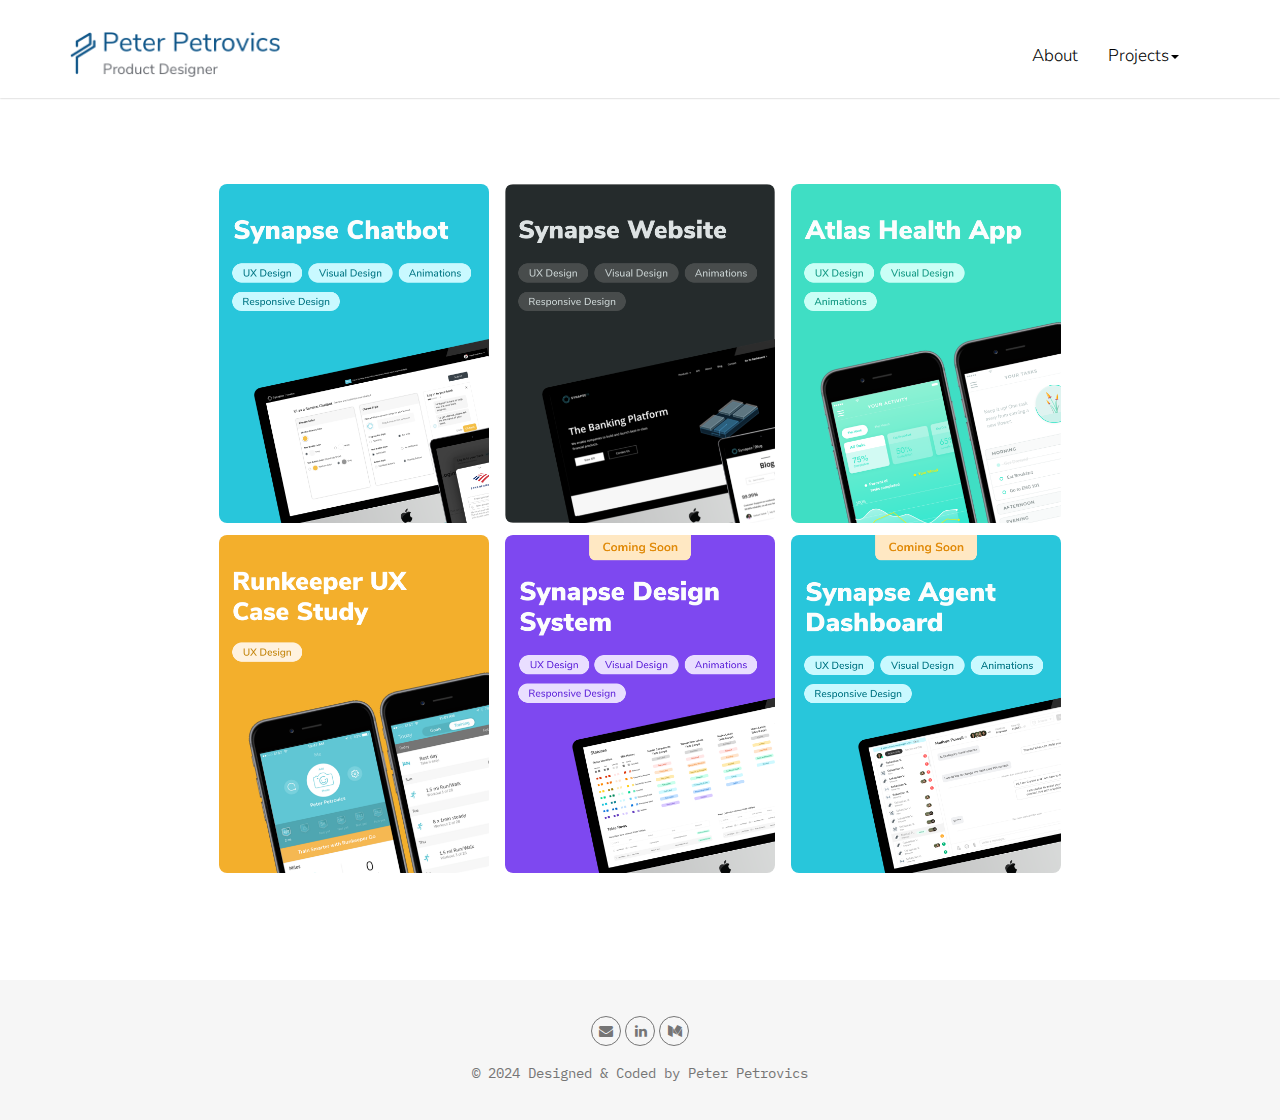
<file: index.html>
<!DOCTYPE html>
<html>
<head>
  <link rel="stylesheet" href="styles.css">
  <link rel="stylesheet" href="css/bootstrap.css">
  <link href="https://fonts.googleapis.com/css?family=Nunito+Sans:bold" rel="stylesheet">
  <link href="https://fonts.googleapis.com/css?family=Nunito+Sans:regular" rel="stylesheet">
  <link href="https://fonts.googleapis.com/css?family=IBM+Plex+Mono:light" rel="stylesheet">
  <link href="https://fonts.googleapis.com/css?family=IBM+Plex+Sans:light" rel="stylesheet">
  <link rel="stylesheet" href="https://cdnjs.cloudflare.com/ajax/libs/font-awesome/4.7.0/css/font-awesome.min.css">
  <link rel="icon" type="image/png" href="favicon.png"/>
  <script src="js/jquery-3.2.1.min.js"></script>
  <script src="js/bootstrap.min.js"></script>
  <meta name="viewport" content="width=device-width, initial-scale=1">
</head>

<body>
  <div id="page-container">
    <div id="content-wrap">

<!-- Navbar -->
    <div class="navshadow">
        <nav class="navbar navbar-default">
          <div class="container">
            <div class="navbar-header">
              <button type="button" class="navbar-toggle collapsed" data-toggle="collapse" data-target="#bs-example-navbar-collapse-1" aria-expanded="false">
                <span class="sr-only">Toggle navigation</span>
                <span class="icon-bar"></span>
                <span class="icon-bar"></span>
                <span class="icon-bar"></span>
              </button>
                <div id="logo">
                  <a class="navbar-brand" href="index.html">
                    <img src="logo2.png" style="max-width:210px"/>
                  </a>
                </div>
            </div>

            <div class="collapse navbar-collapse" id="bs-example-navbar-collapse-1">
              <ul class="nav navbar-nav navbar-right" id="navright">
                <li><a href="about.html">About</a></li>
                <li class="dropdown">
                  <a href="#" class="dropdown-toggle" data-toggle="dropdown" role="button"
                  aria-haspopup="true" aria-expanded="false">Projects<span class="caret"></span>
                </a>
                <ul class="dropdown-menu">
                  <li><a href="synapse_website.html">Synapse Website</a></li>
                  <li><a href="synapse_banklogins.html">Synapse Bank Logins</a></li>
                  <li><a href="atlas.html">Atlas</a></li>
                  <li><a href="runkeeper.html">Runkeeper</a></li>
                </ul>
              </li>
            </ul>
          </div>
        </div>
      </nav>
    </div>

<!-- Cards -->

      <div class="cards">
        <a href="synapse_banklogins.html"><img src="BL.png"/></a>
        <a href="synapse_website.html"><img src="website.png"/></a>
        <a href="atlas.html"><img src="atlas.png"/></a>
        <a href="runkeeper.html"><img src="runkeeper.png"/></a>
        <img src="designsystem.png"/></a>
        <img src="dashboard.png"/></a>
      </div>
    </div>

<!-- Footer -->

  <div class="fa" style=text-align:"center;">
    <footer id="footer"><a href="mailto:petrovicsp36@gmail.com" class="fa fa-envelope" style="text-decoration:none"></a>
    <a href="https://www.linkedin.com/in/peter-petrovics/" class="fa fa-linkedin" target="_blank" style="text-decoration:none"></a>
    <a href="https://medium.com/@petrovics_p" class="fa fa-medium" target="_blank" style="text-decoration:none"></a>
    <p>&copy 2024 Designed & Coded by Peter Petrovics</p></footer>
  </div>
</div>
</body>

</html>
</file>
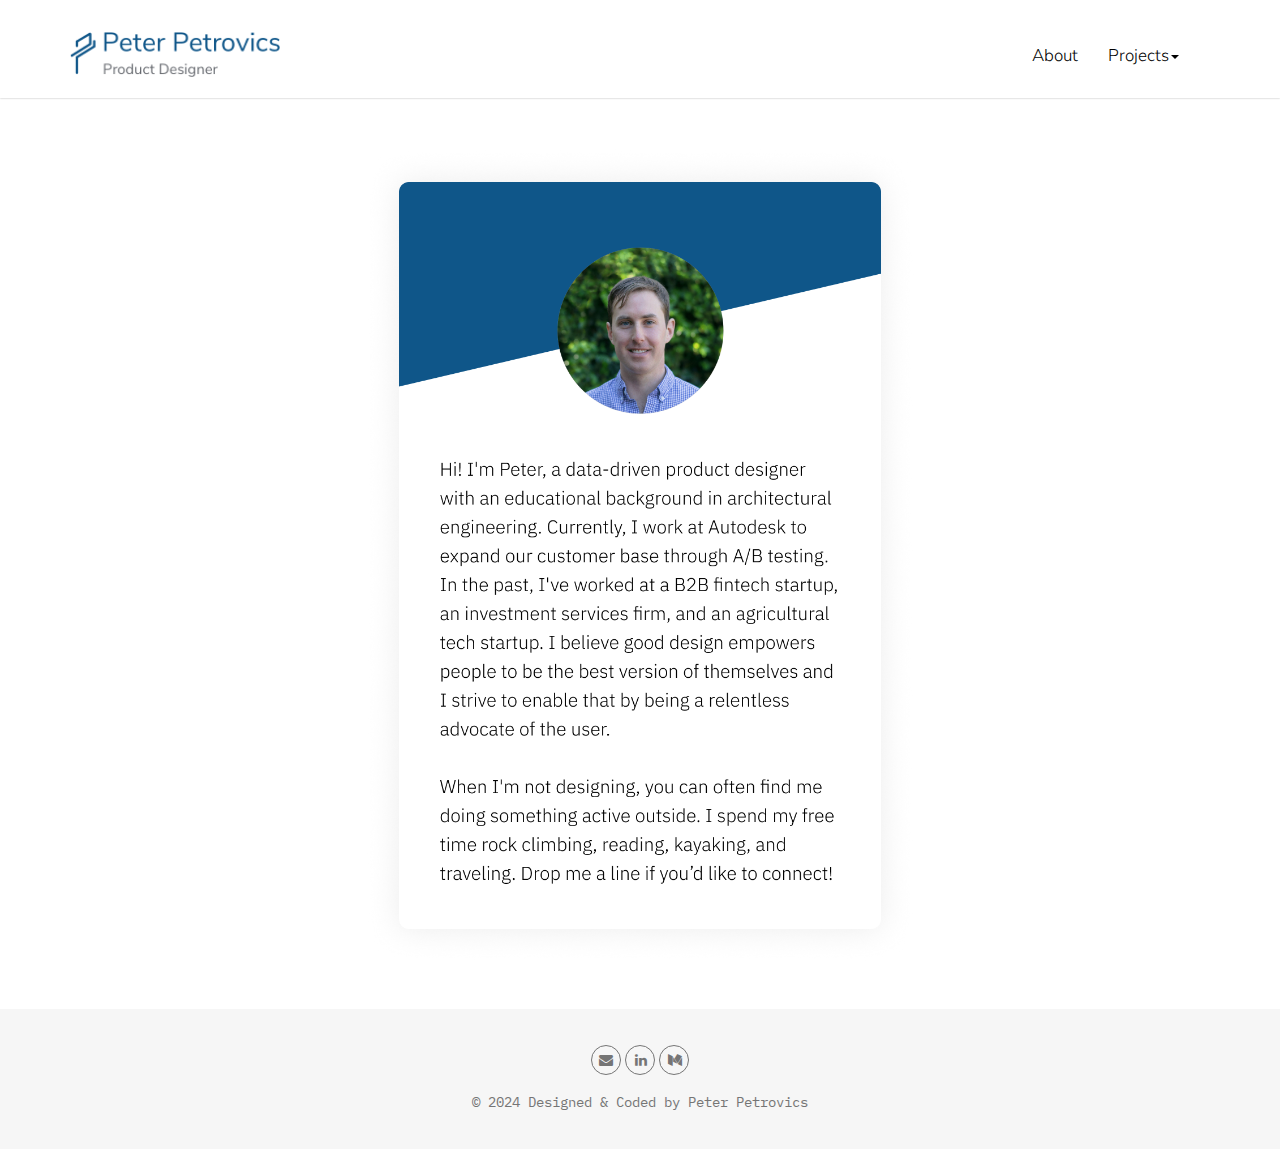
<file: about.html>
<html>
  <head>
    <link rel="stylesheet" href="styles.css">
    <link rel="stylesheet" href="css/bootstrap.css">
    <link href="https://fonts.googleapis.com/css?family=Nunito+Sans:bold" rel="stylesheet">
    <link href="https://fonts.googleapis.com/css?family=Nunito+Sans:regular" rel="stylesheet">
    <link href="https://fonts.googleapis.com/css?family=IBM+Plex+Mono:light" rel="stylesheet">
    <link href="https://fonts.googleapis.com/css?family=IBM+Plex+Sans:light" rel="stylesheet">
    <link rel="stylesheet" href="https://cdnjs.cloudflare.com/ajax/libs/font-awesome/4.7.0/css/font-awesome.min.css">
    <link rel="icon" type="image/png" href="favicon.png"/>
    <script src="js/jquery-3.2.1.min.js"></script>
    <script src="js/bootstrap.min.js"></script>
    <meta name="viewport" content="width=device-width, initial-scale=1">
  </head>
  <body>

<div id="page-container">
  <div id="content-wrap">

<!-- Header -->

<div class="navshadow">
    <nav id="backtotop" class="navbar navbar-default">
      <div class="container">
        <div class="navbar-header">
          <button type="button" class="navbar-toggle collapsed" data-toggle="collapse" data-target="#bs-example-navbar-collapse-1" aria-expanded="false">
            <span class="sr-only">Toggle navigation</span>
            <span class="icon-bar"></span>
            <span class="icon-bar"></span>
            <span class="icon-bar"></span>
          </button>
          <a class="navbar-brand" href="index.html">
            <img src="logo2.png" style="max-width:210px"/>
          </a>
        </div>
        <div class="collapse navbar-collapse" id="bs-example-navbar-collapse-1">
          <ul class="nav navbar-nav navbar-right" id="navright">
            <li><a href="about.html">About</a></li>
            <li class="dropdown">
              <a href="#" class="dropdown-toggle" data-toggle="dropdown" role="button"
              aria-haspopup="true" aria-expanded="false">Projects<span class="caret"></span>
              </a>
              <ul class="dropdown-menu">
                <li><a href="synapse_website.html">Synapse Website</a></li>
                <li><a href="synapse_banklogins.html">Synapse Bank Logins</a></li>
                <li><a href="atlas.html">Atlas</a></li>
                <li><a href="runkeeper.html">Runkeeper</a></li>
              </ul>
            </li>
          </ul>
        </div>
      </div>
    </nav>
  </div>


<!-- Photo and Description -->
<div id="small">
  <img src="about_bio.png"></img>
</div>


<!-- Footer -->
  <div class="fa" style=text-align:"center;">
    <footer id="footer">
      <a href="mailto:petrovicsp36@gmail.com" class="fa fa-envelope" style="text-decoration:none"></a>
      <a href="https://www.linkedin.com/in/peter-petrovics/" class="fa fa-linkedin" target="_blank" style="text-decoration:none"></a>
      <a href="https://medium.com/@petrovics_p" class="fa fa-medium" target="_blank" style="text-decoration:none"></a>
      <p>&copy 2024 Designed & Coded by Peter Petrovics</p>
    </footer>
  </div>
</div>
</file>
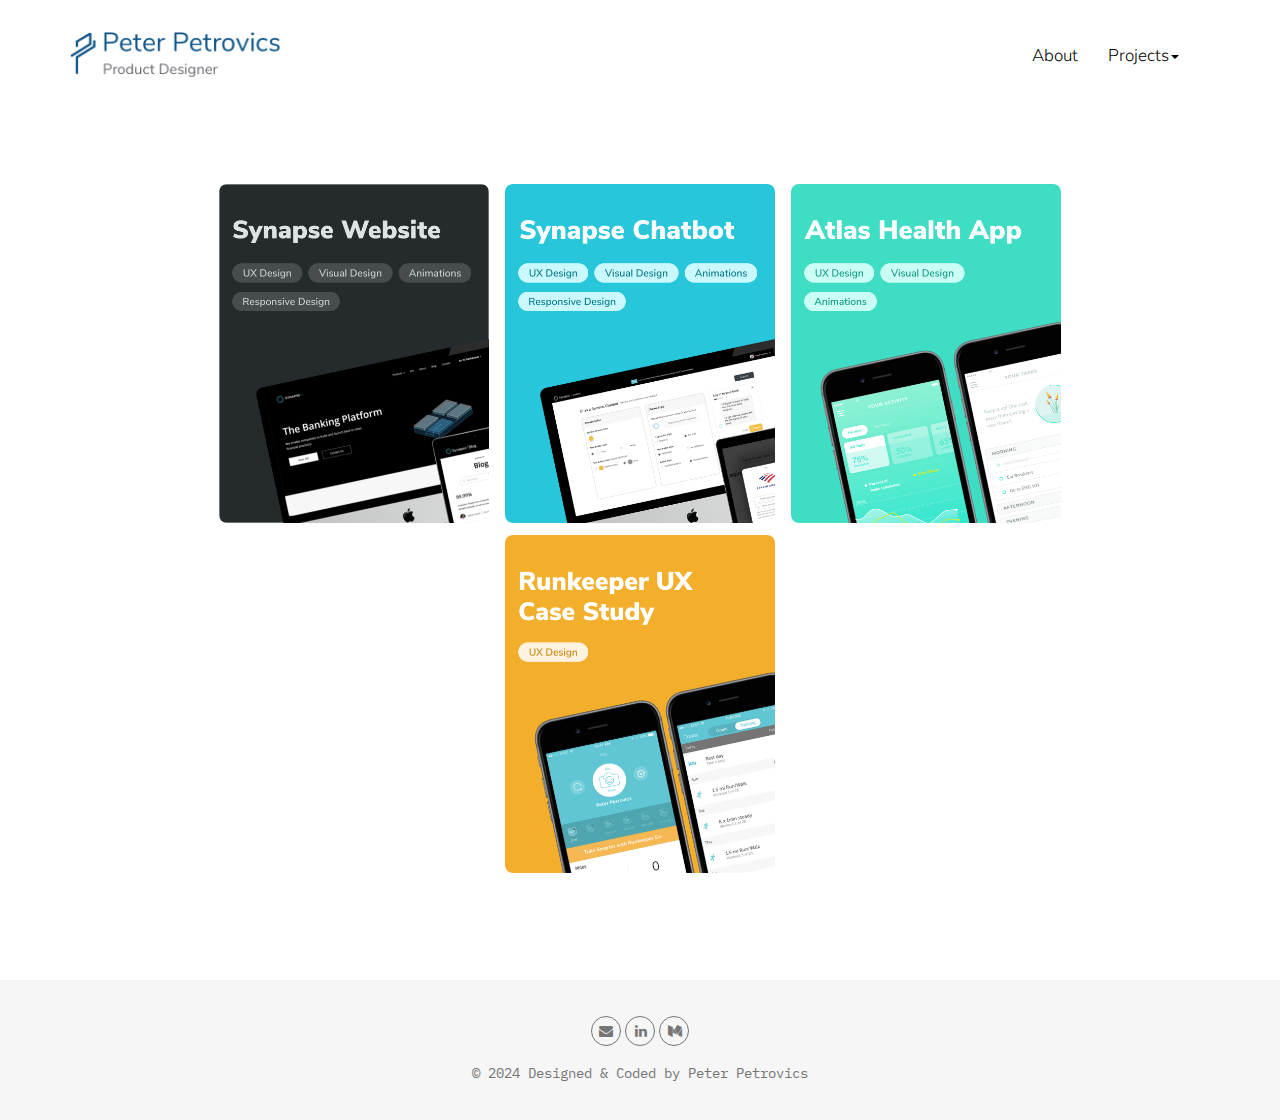
<file: home.html>
<!DOCTYPE html>
<html>
<head>
  <link rel="stylesheet" href="styles.css">
  <link rel="stylesheet" href="css/bootstrap.css">
  <link href="https://fonts.googleapis.com/css?family=Nunito+Sans:bold" rel="stylesheet">
  <link href="https://fonts.googleapis.com/css?family=Nunito+Sans:regular" rel="stylesheet">
  <link href="https://fonts.googleapis.com/css?family=IBM+Plex+Mono:light" rel="stylesheet">
  <link href="https://fonts.googleapis.com/css?family=IBM+Plex+Sans:light" rel="stylesheet">
  <link rel="stylesheet" href="https://cdnjs.cloudflare.com/ajax/libs/font-awesome/4.7.0/css/font-awesome.min.css">
  <script src="js/jquery-3.2.1.min.js"></script>
  <script src="js/bootstrap.min.js"></script>
</head>

<body>
  <div id="page-container">
    <div id="content-wrap">

<!-- Navbar -->

        <nav class="navbar navbar-default">
          <div class="container">
            <div class="navbar-header">
              <button type="button" class="navbar-toggle collapsed" data-toggle="collapse" data-target="#bs-example-navbar-collapse-1" aria-expanded="false">
                <span class="sr-only">Toggle navigation</span>
                <span class="icon-bar"></span>
                <span class="icon-bar"></span>
                <span class="icon-bar"></span>
              </button>
                <div id="logo">
                  <a class="navbar-brand" href="index.html">
                    <img src="logo2.png" style="max-width:210px"/>
                  </a>
                </div>
            </div>

            <div class="collapse navbar-collapse" id="bs-example-navbar-collapse-1">
              <ul class="nav navbar-nav navbar-right" id="navright">
                <li><a href="about.html">About</a></li>
                <li class="dropdown">
                  <a href="#" class="dropdown-toggle" data-toggle="dropdown" role="button"
                  aria-haspopup="true" aria-expanded="false">Projects<span class="caret"></span>
                </a>
                <ul class="dropdown-menu">
                  <li><a href="synapse_website.html">Synapse Website</a></li>
                  <li><a href="synapse_banklogins.html">Synapse Bank Logins</a></li>
                  <li><a href="atlas.html">Atlas</a></li>
                  <li><a href="runkeeper.html">Runkeeper</a></li>
                </ul>
              </li>
            </ul>
          </div>
        </div>
      </nav>

<!-- Cards -->

      <div class="cards">
        <a href="synapse_website.html"><img src="website.png"/></a>
        <a href="synapse_banklogins.html"><img src="BL.png"/></a>
        <a href="atlas.html"><img src="atlas.png"/></a>
        <a href="runkeeper.html"><img src="runkeeper.png"/></a>
      </div>
    </div>

<!-- Footer -->

  <div class="fa" style=text-align:"center;">
    <footer id="footer"><a href="mailto:petrovicsp36@gmail.com" class="fa fa-envelope" style="text-decoration:none"></a>
    <a href="https://www.linkedin.com/in/peter-petrovics/" class="fa fa-linkedin" target="_blank" style="text-decoration:none"></a>
    <a href="https://medium.com/@petrovics_p" class="fa fa-medium" target="_blank" style="text-decoration:none"></a>
    <p>&copy 2024 Designed & Coded by Peter Petrovics</p></footer>
  </div>
</div>
</body>

</html>
</file>
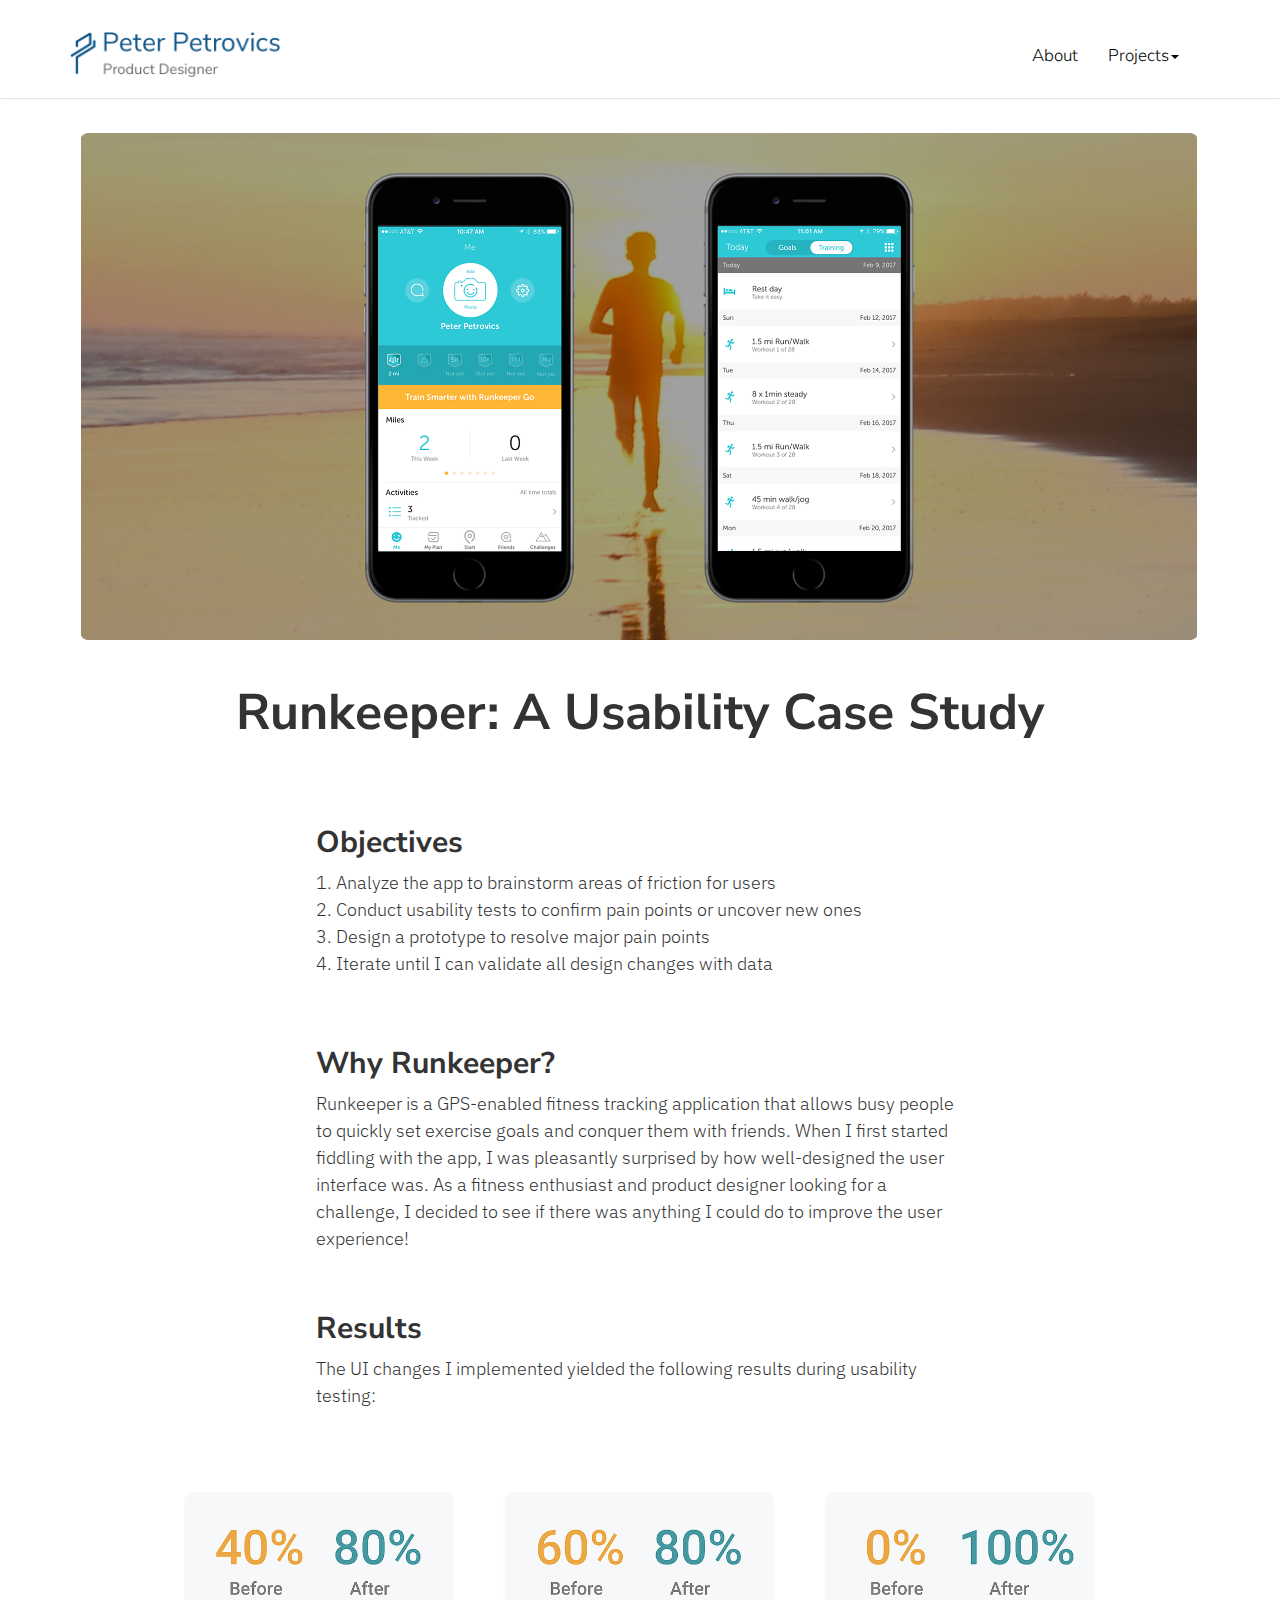
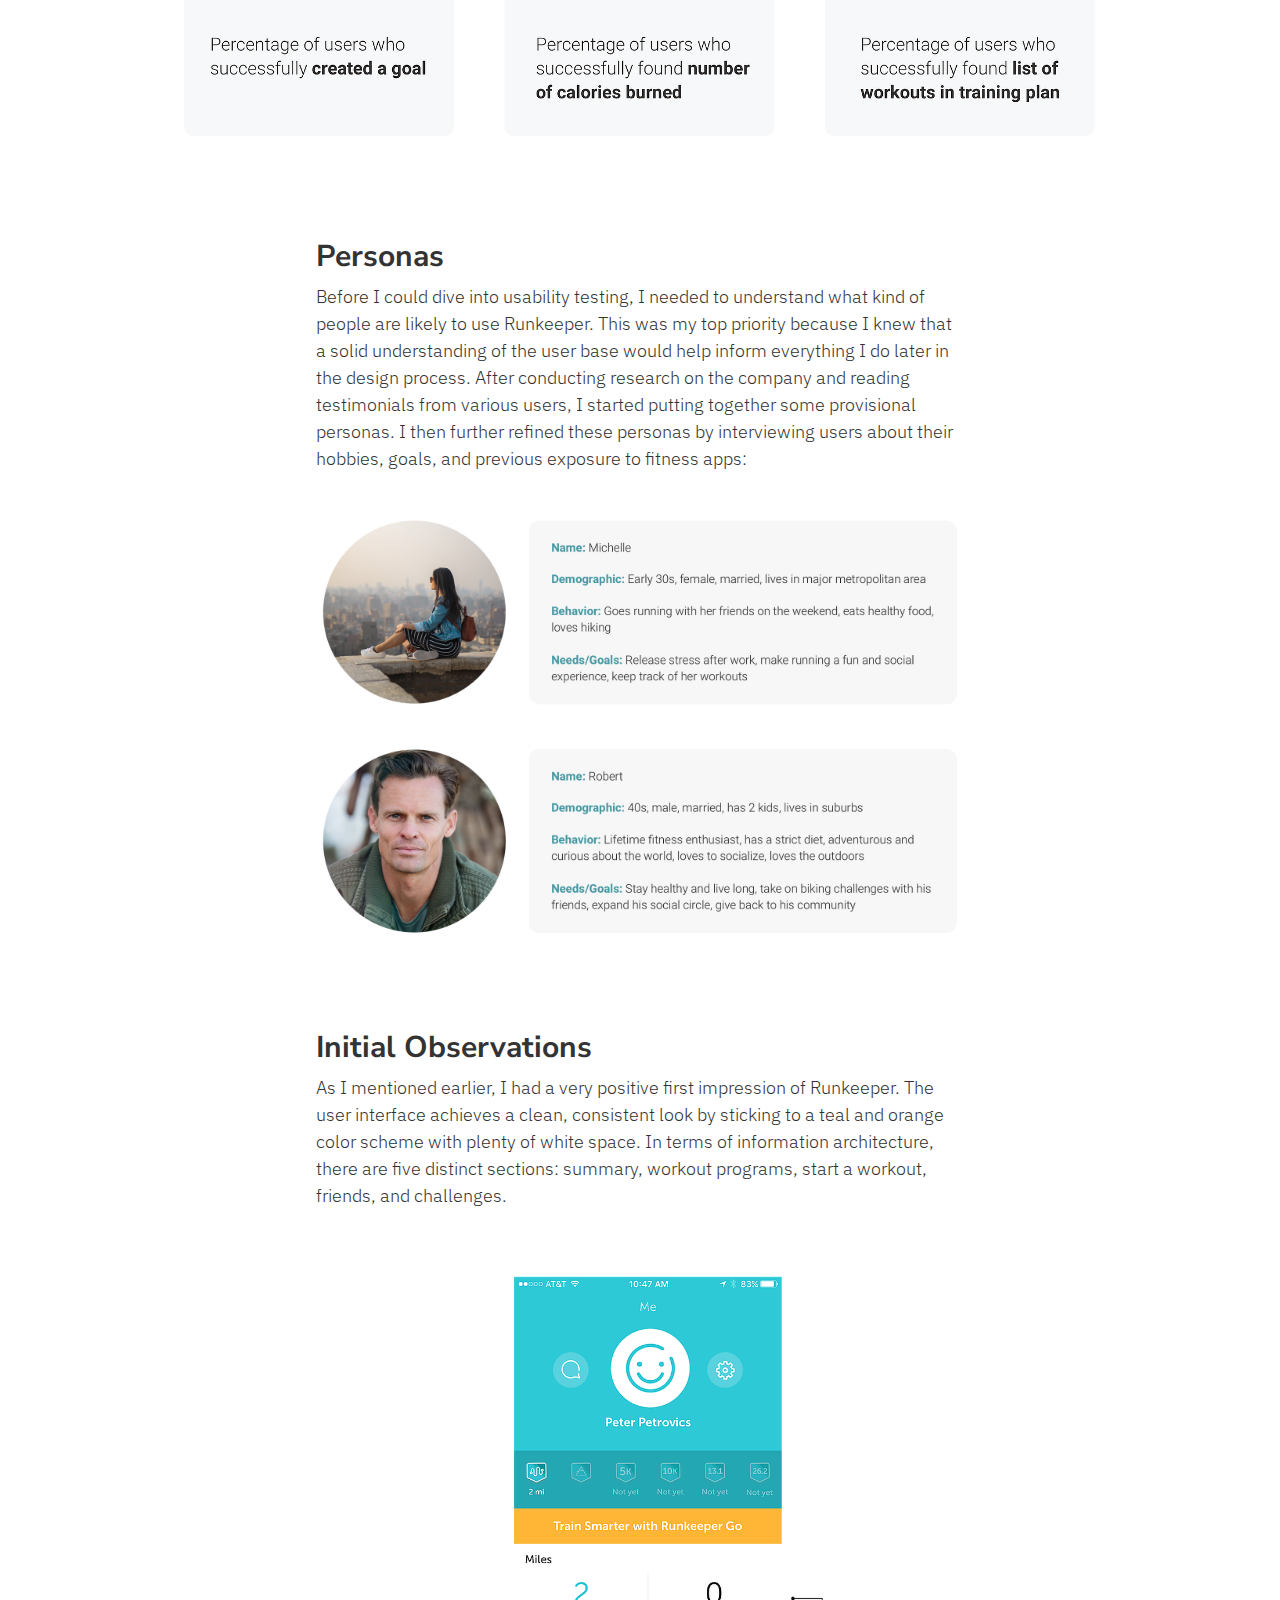
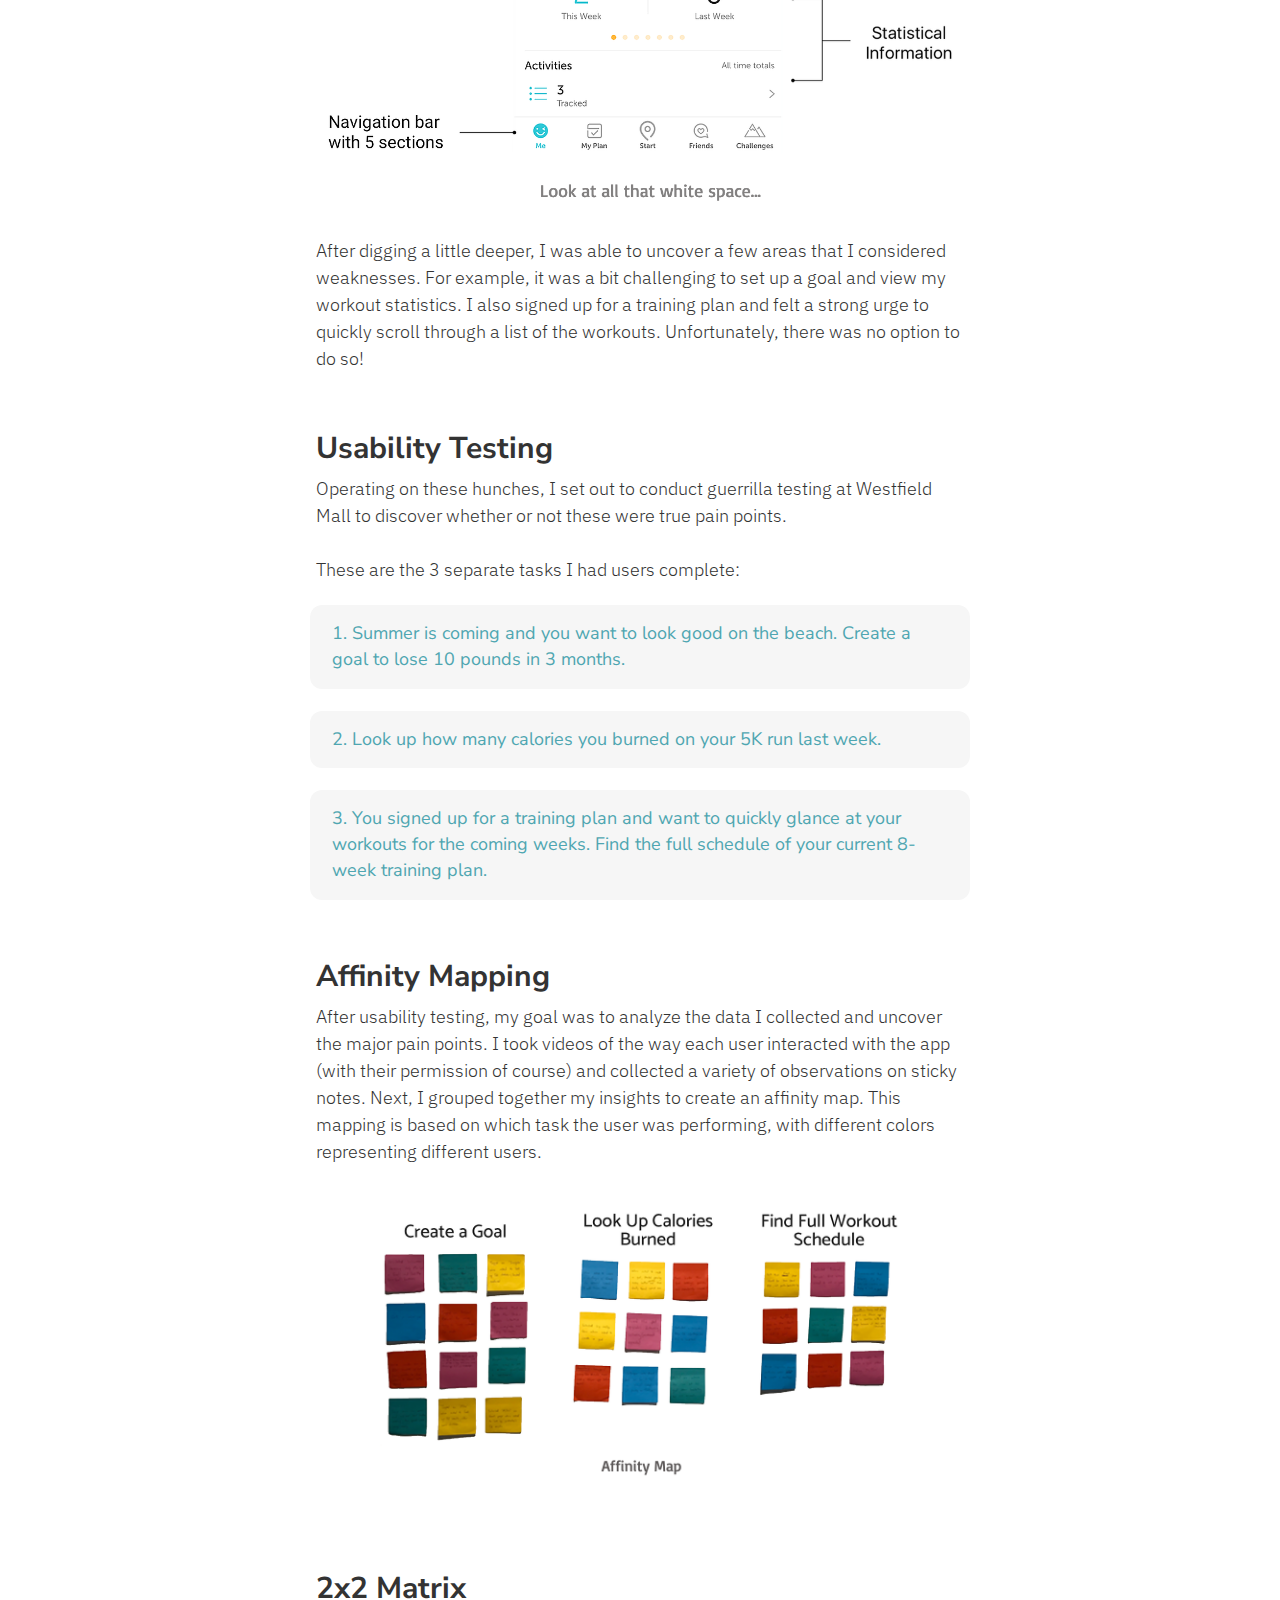
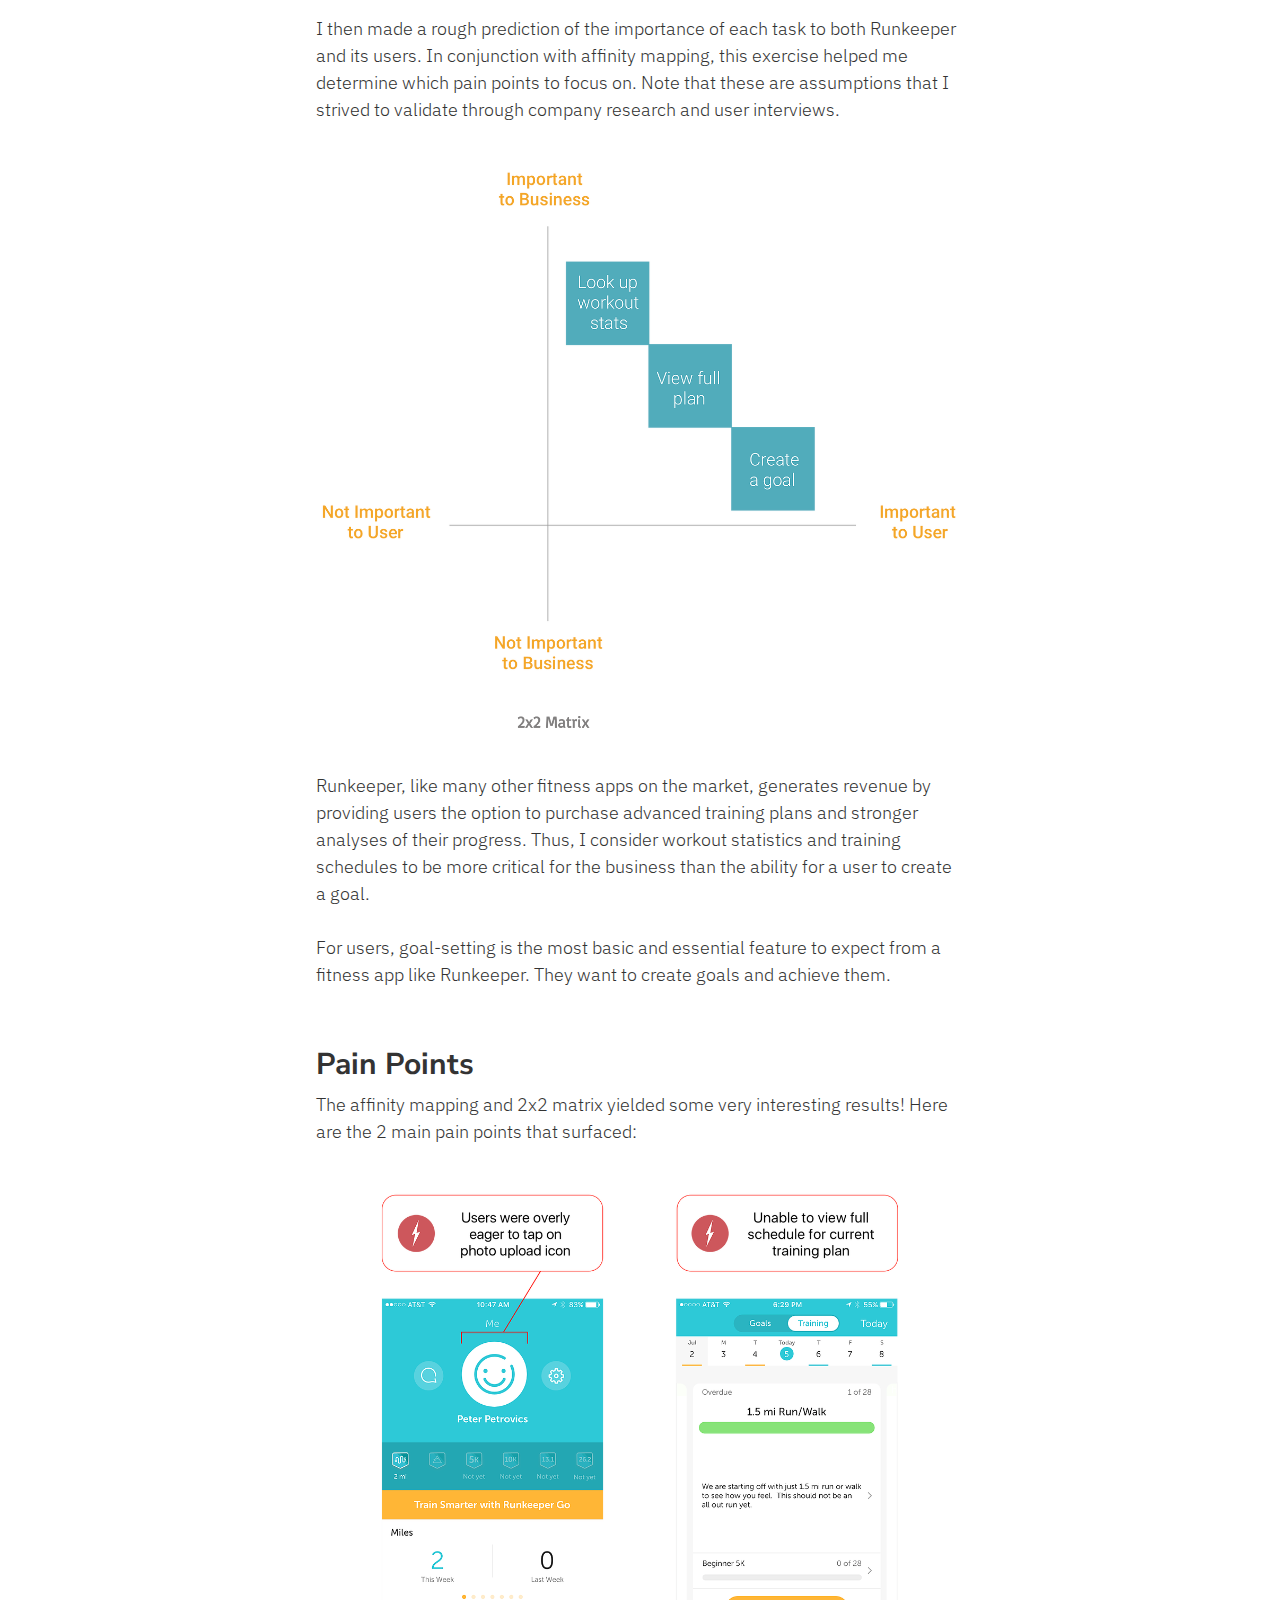
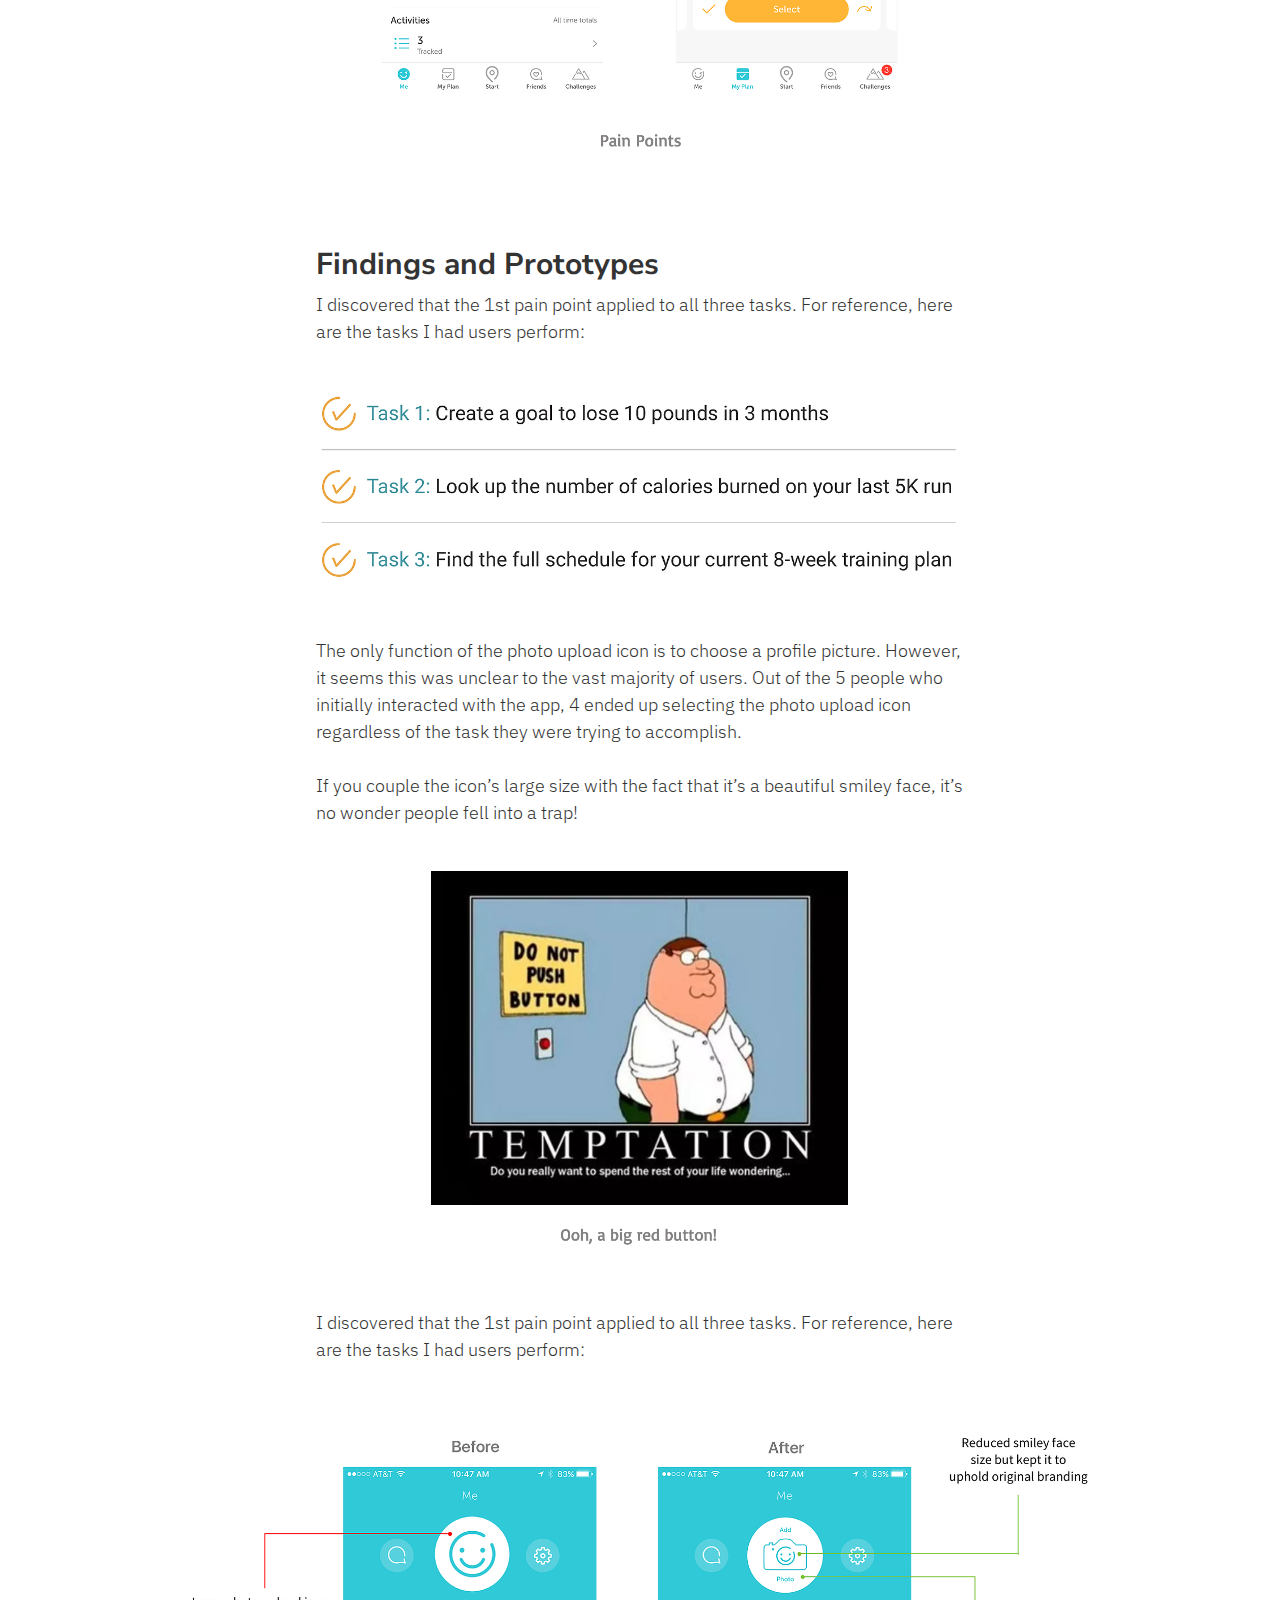
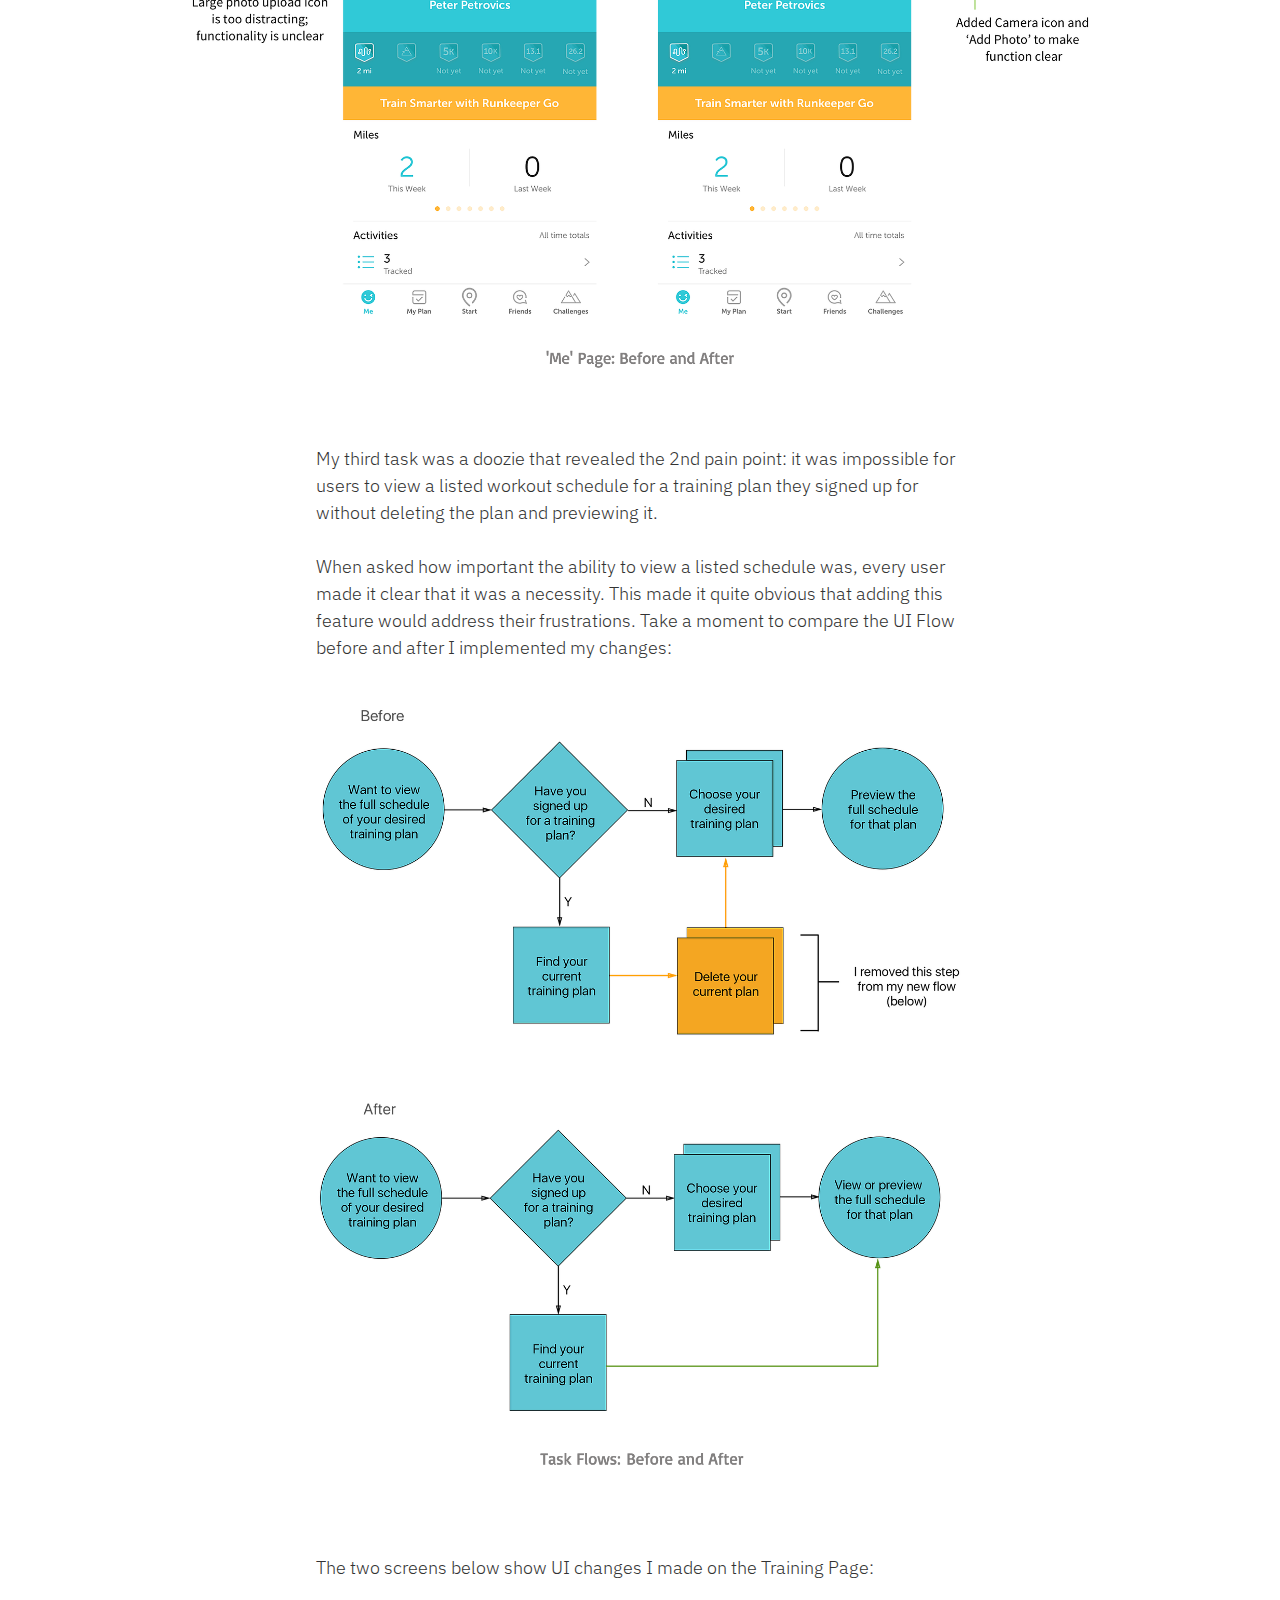
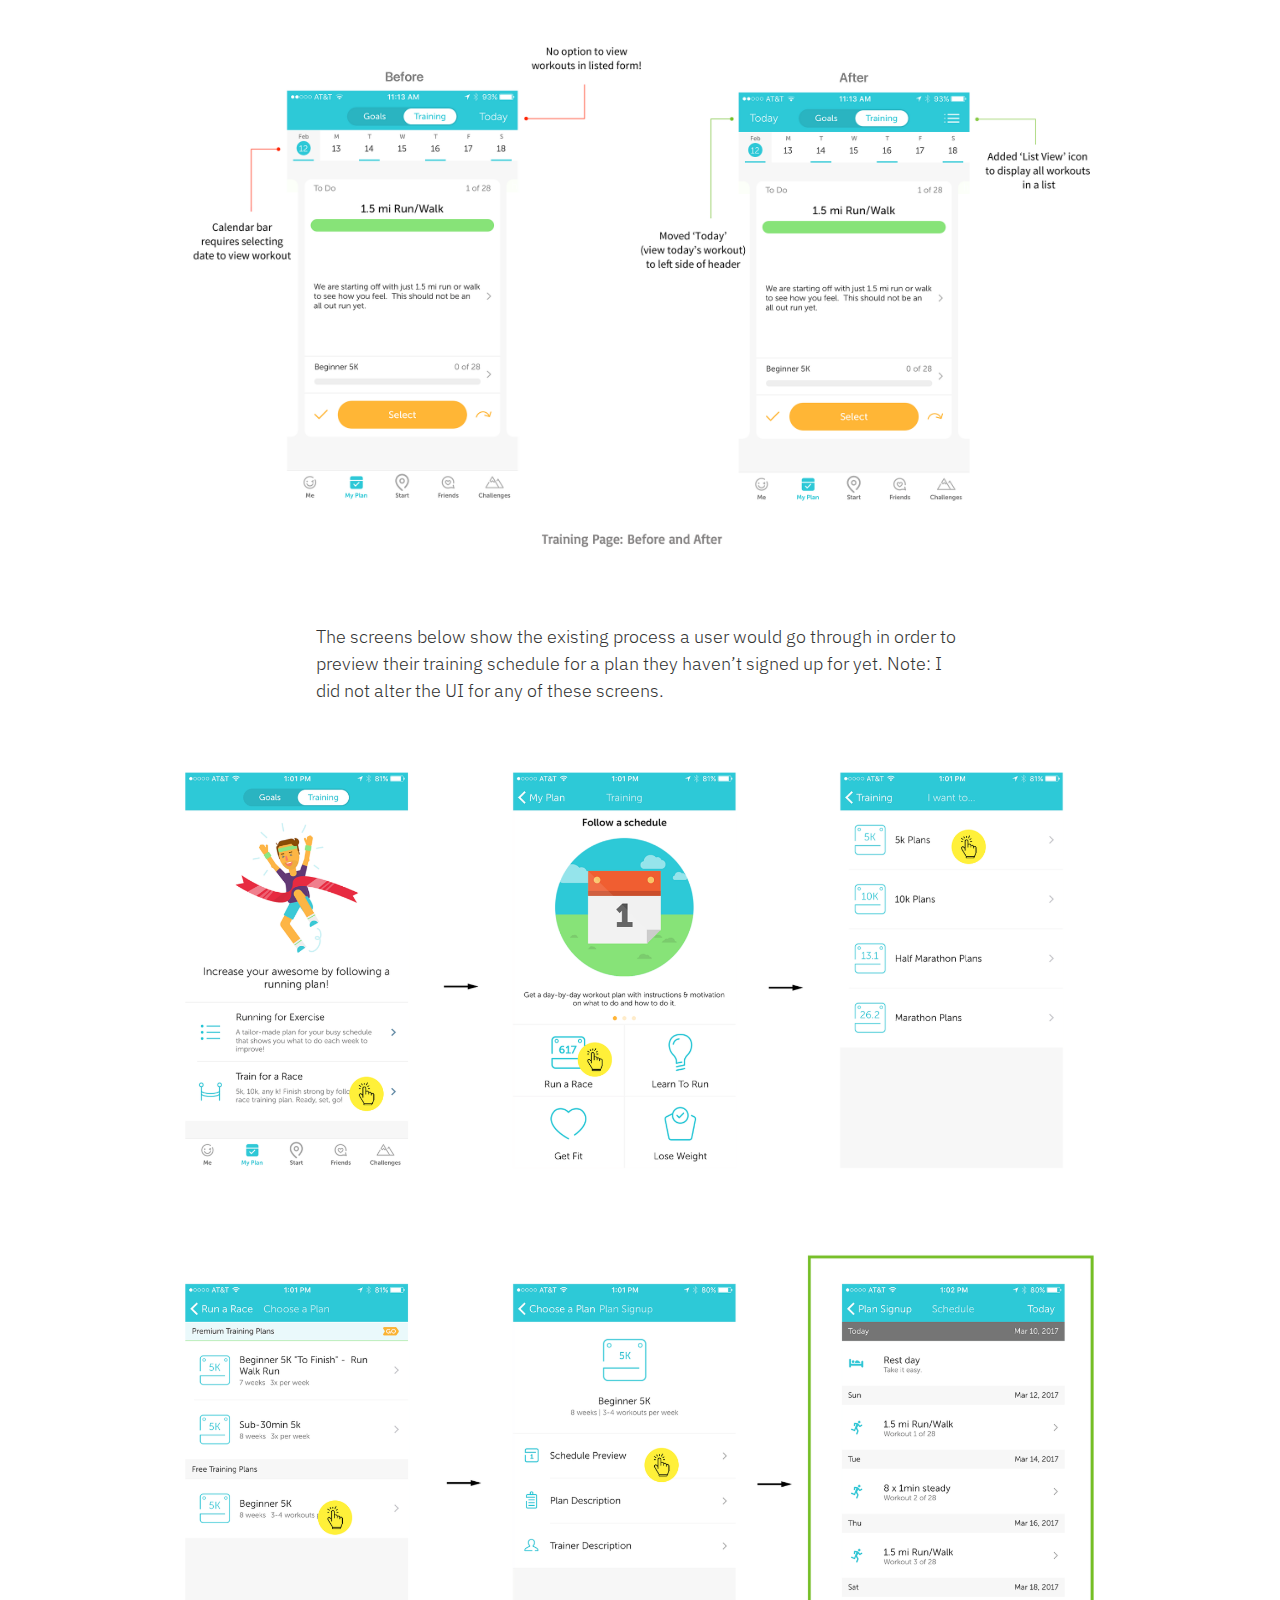
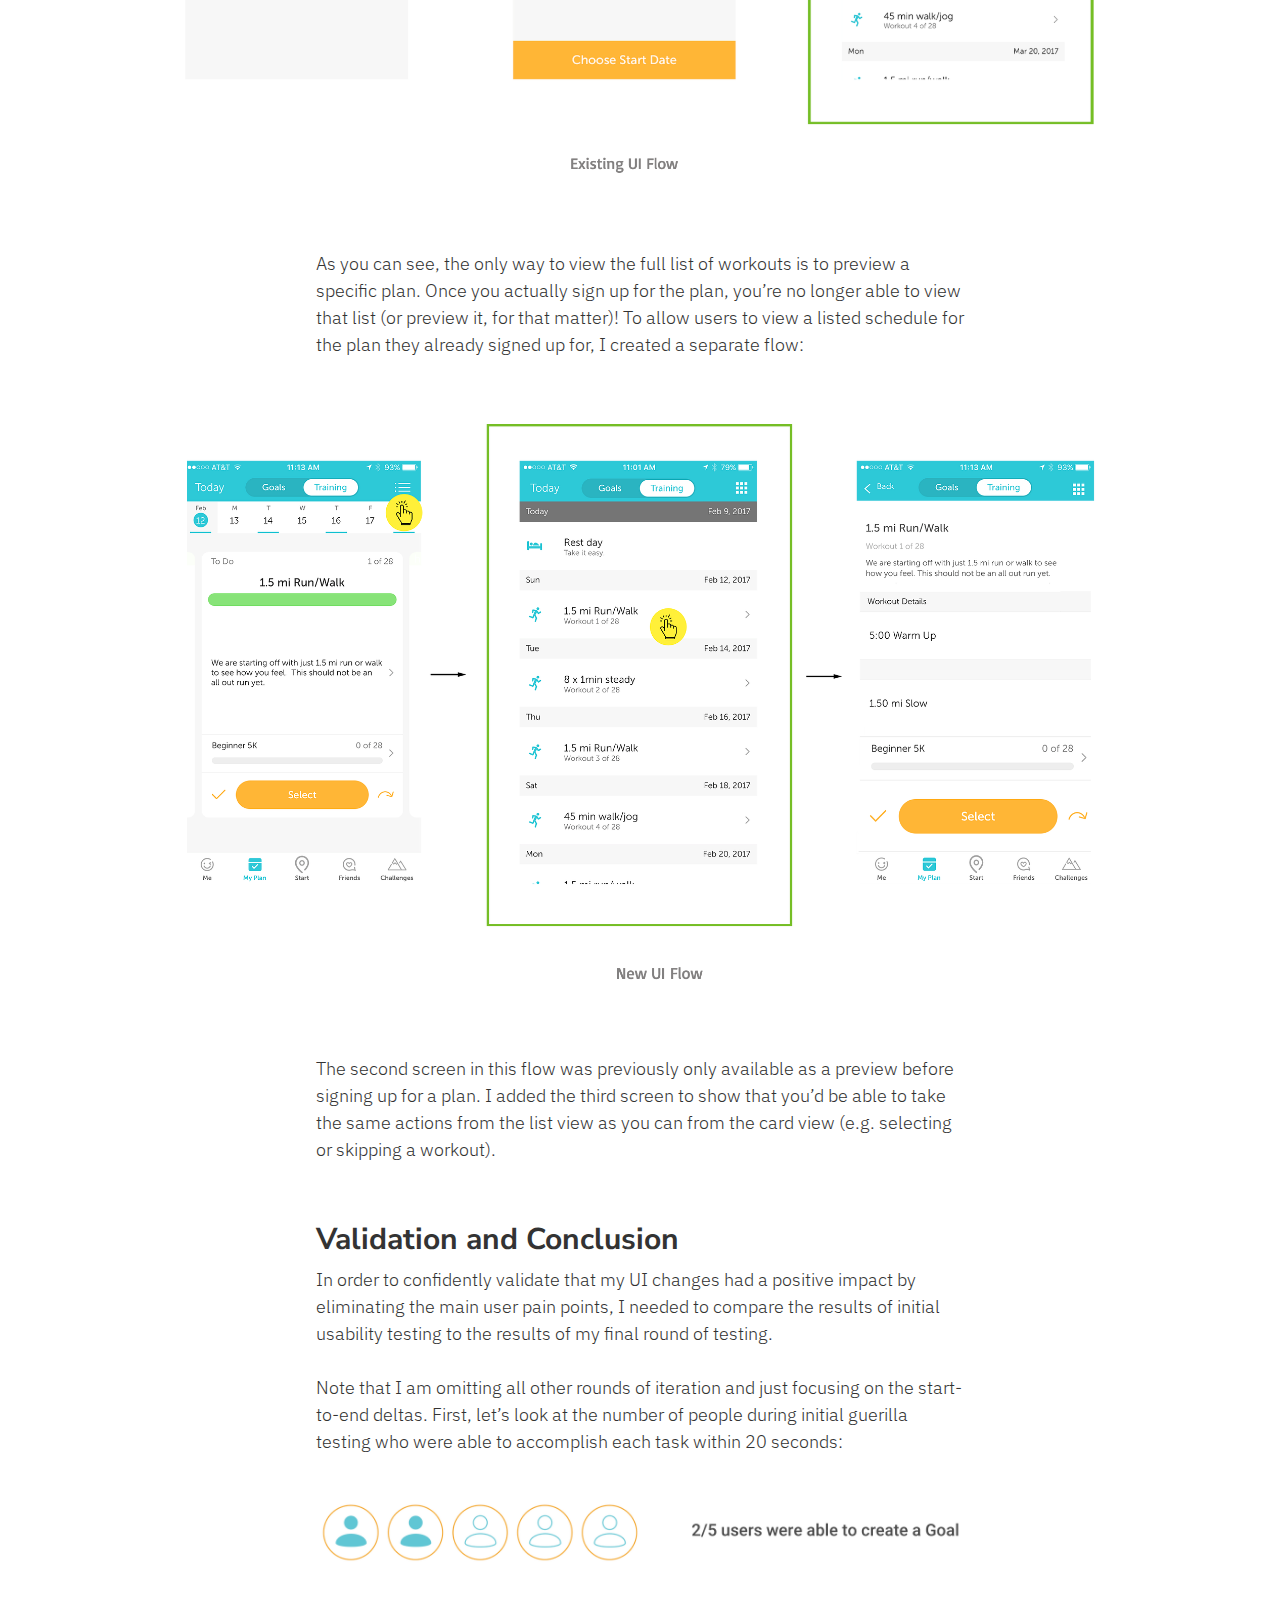
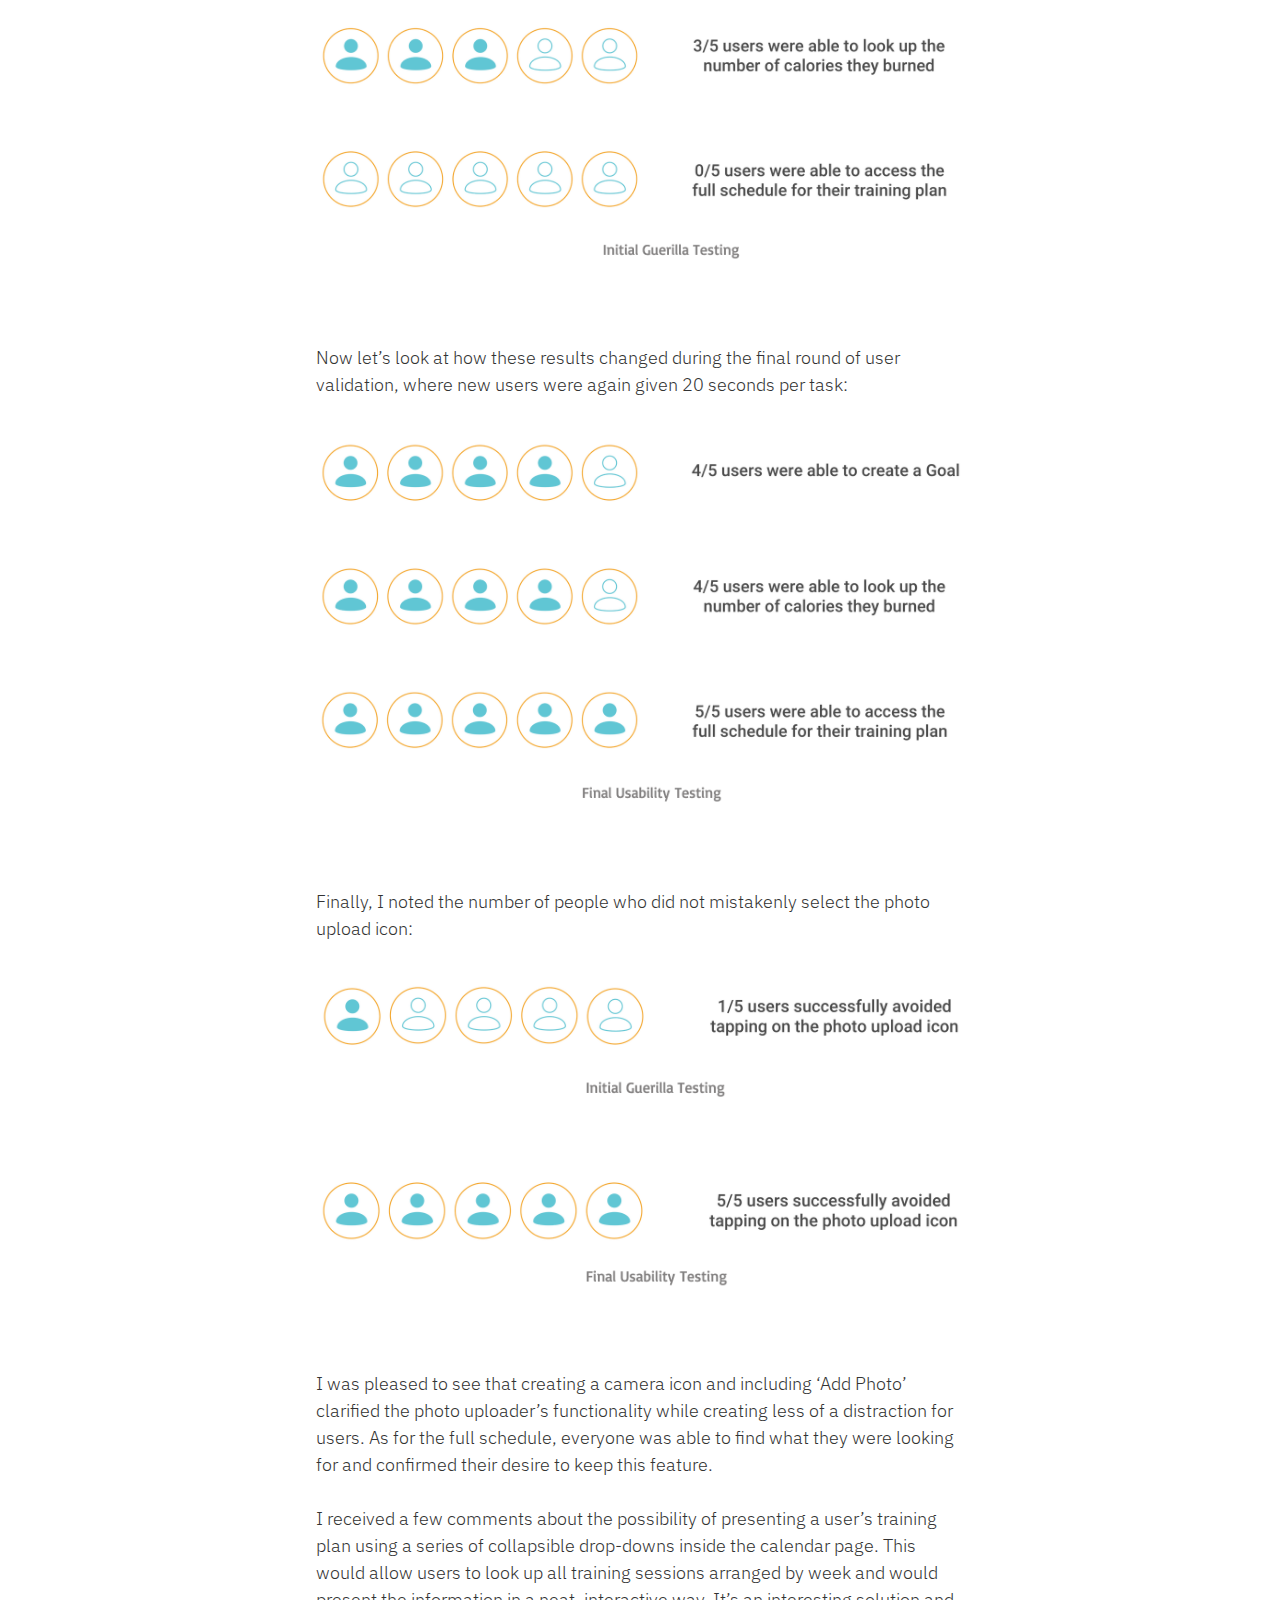
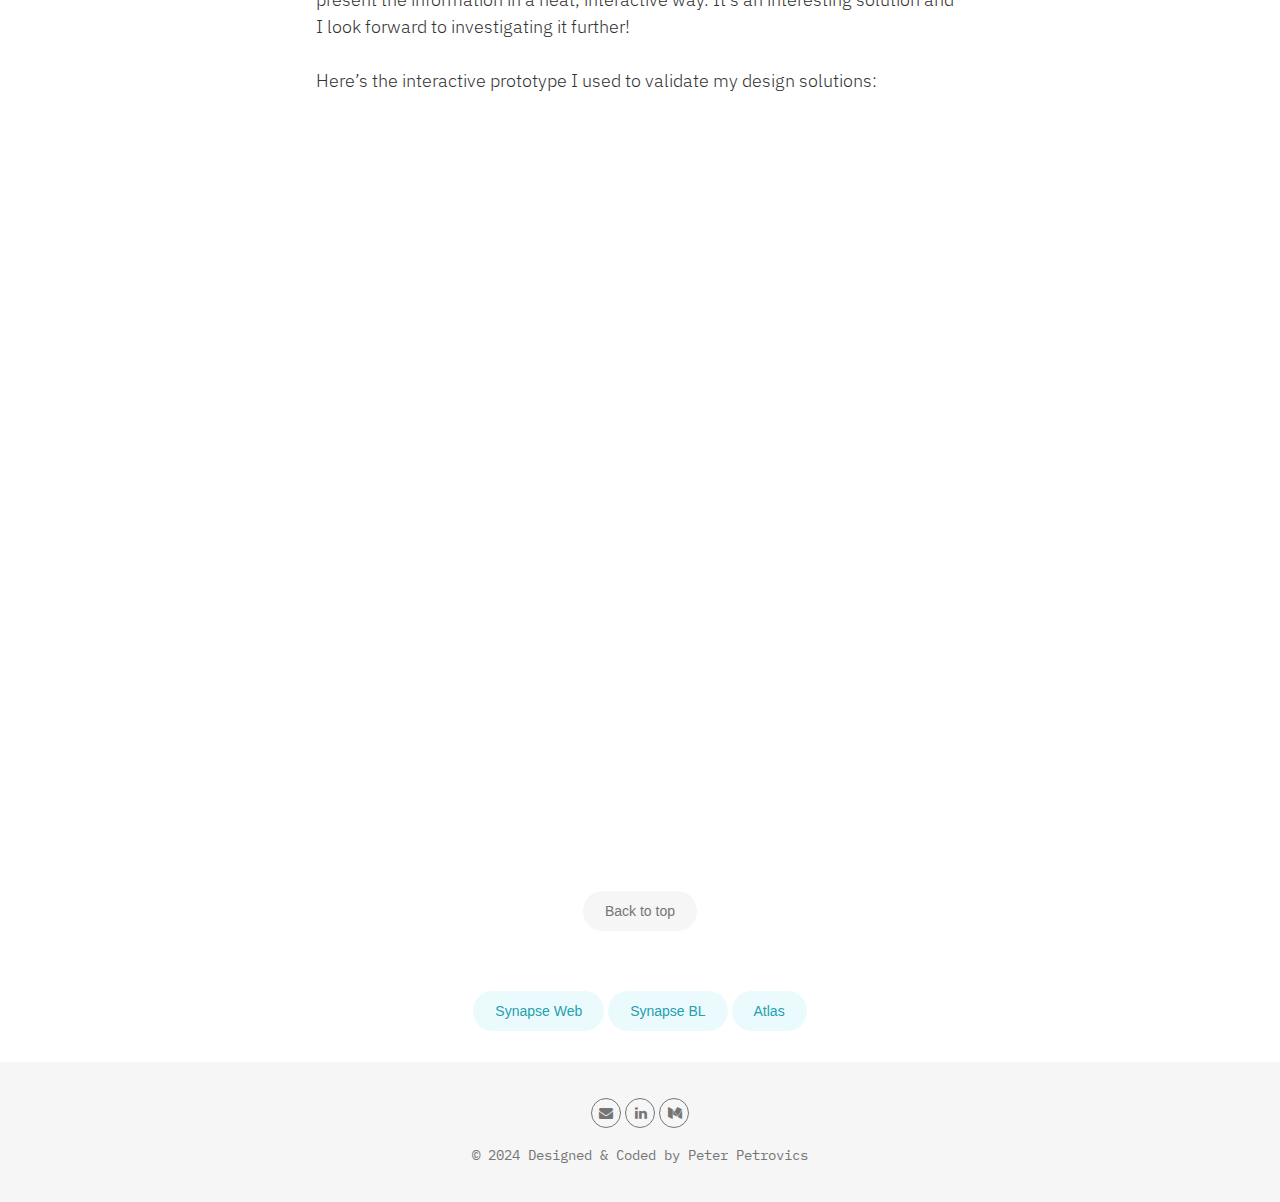
<file: runkeeper.html>
<!DOCTYPE html>
<html>
<head>
  <link rel="stylesheet" href="styles.css">
  <link rel="stylesheet" href="css/bootstrap.css">
  <link href="https://fonts.googleapis.com/css?family=Nunito+Sans:bold" rel="stylesheet">
  <link href="https://fonts.googleapis.com/css?family=Nunito+Sans:regular" rel="stylesheet">
  <link href="https://fonts.googleapis.com/css?family=IBM+Plex+Mono:light" rel="stylesheet">
  <link href="https://fonts.googleapis.com/css?family=IBM+Plex+Sans:light" rel="stylesheet">
  <link rel="stylesheet" href="https://cdnjs.cloudflare.com/ajax/libs/font-awesome/4.7.0/css/font-awesome.min.css">
  <link rel="icon" type="image/png" href="favicon.png"/>
  <script src="js/jquery-3.2.1.min.js"></script>
  <script src="js/bootstrap.min.js"></script>
  <meta name="viewport" content="width=device-width, initial-scale=1">
</head>
<body>

<div id="page-container">
  <div id="content-wrap">

<!-- Navbar -->
<div class="navshadow">
  <nav id="backtotop" nav class="navbar navbar-default">
    <div class="container">
      <div class="navbar-header">
        <button type="button" class="navbar-toggle collapsed" data-toggle="collapse" data-target="#bs-example-navbar-collapse-1" aria-expanded="false">
          <span class="sr-only">Toggle navigation</span>
          <span class="icon-bar"></span>
          <span class="icon-bar"></span>
          <span class="icon-bar"></span>
        </button>
          <div id="logo">
            <a class="navbar-brand" href="index.html">
              <img src="logo2.png" style="max-width:210px"/>
            </a>
          </div>
      </div>

      <div class="collapse navbar-collapse" id="bs-example-navbar-collapse-1">
        <ul class="nav navbar-nav navbar-right" id="navright">
          <li><a href="about.html">About</a></li>
          <li class="dropdown">
            <a href="#" class="dropdown-toggle" data-toggle="dropdown" role="button"
            aria-haspopup="true" aria-expanded="false">Projects<span class="caret"></span>
          </a>
          <ul class="dropdown-menu">
            <li><a href="synapse_website.html">Synapse Website</a></li>
            <li><a href="synapse_banklogins.html">Synapse Bank Logins</a></li>
            <li><a href="atlas.html">Atlas</a></li>
            <li><a href="runkeeper.html">Runkeeper</a></li>
          </ul>
        </li>
      </ul>
    </div>
  </div>
</nav>
</div>


<div class="hero">
  <img src="runkeeper_hero.png"/>
</div>
<div class="headers">
  <h1 style="font-size:50px; padding-bottom:16px;">Runkeeper: A Usability Case Study</h1>
</div>
<div class="subheaders">
  <h2>Objectives</h2>
</div>
<div class="bodytext">
  <ol>
    <li style="list-style-position:inside";>Analyze the app to brainstorm areas of friction for users</li>
    <li style="list-style-position:inside";>Conduct usability tests to confirm pain points or uncover new ones</li>
    <li style="list-style-position:inside";>Design a prototype to resolve major pain points</li>
    <li style="list-style-position:inside";>Iterate until I can validate all design changes with data</li>
  </ol>
</div>
<div class="subheaders">
  <h2>Why Runkeeper?</h2>
</div>
<div class="bodytext">
  <p>Runkeeper is a GPS-enabled fitness tracking application that allows busy people to quickly set exercise goals and conquer them with friends. When I first
     started fiddling with the app, I was pleasantly surprised by how well-designed the user interface was. As a fitness enthusiast and product designer looking
      for a challenge, I decided to see if there was anything I could do to improve the user experience!</p>
</div>
<div class="subheaders">
  <h2>Results</h2>
</div>
<div class="bodytext">
  <p>The UI changes I implemented yielded the following results during usability testing:</p>
</div>
<div class="hero">
    <div id="medium-large">
      <img src="runkeeper_results.png"/>
    </div>
</div>
<div class="subheaders">
  <h2>Personas</h2>
</div>
<div class="bodytext">
  <p>Before I could dive into usability testing, I needed to understand what kind of people are likely to use Runkeeper. This was my top priority because I knew
     that a solid understanding of the user base would help inform everything I do later in the design process. After conducting research on the company and
      reading testimonials from various users, I started putting together some provisional personas. I then further refined these personas by interviewing users
       about their hobbies, goals, and previous exposure to fitness apps:</p>
</div>
<div class="hero">
    <div id="medium">
      <img src="runkeeper_persona.png" style="margin-bottom:12px; margin-top:12px;"/>
    </div>
</div>
<div class="subheaders">
  <h2>Initial Observations</h2>
</div>
<div class="bodytext">
  <p>As I mentioned earlier, I had a very positive first impression of Runkeeper. The user interface achieves a clean, consistent look by sticking to a teal and
     orange color scheme with plenty of white space. In terms of information architecture, there are five distinct sections: summary, workout programs, start a
      workout, friends, and challenges.</p>
</div>
<div class="hero">
    <div id="medium">
      <img src="runkeeper_observations.png" style="margin-bottom:12px"/>
    </div>
</div>
<div class="bodytext">
  <p>After digging a little deeper, I was able to uncover a few areas that I considered weaknesses. For example, it was a bit challenging to set up a goal and
     view my workout statistics. I also signed up for a training plan and felt a strong urge to quickly scroll through a list of the workouts. Unfortunately,
      there was no option to do so!</p>
</div>
<div class="subheaders">
  <h2>Usability Testing</h2>
</div>
<div class="bodytext">
  <p>Operating on these hunches, I set out to conduct guerrilla testing at Westfield Mall to discover whether or not these were true pain points.<br><br>
    These are the 3 separate tasks I had users complete:</p>
</div>
<div id="runkeeper_textbubble">
  <p>1. Summer is coming and you want to look good on the beach. Create a goal to lose 10 pounds in 3 months.</p>
</div>
<div id="runkeeper_textbubble">
  <p>2. Look up how many calories you burned on your 5K run last week.</p>
</div>
<div id="runkeeper_textbubble">
  <p>3. You signed up for a training plan and want to quickly glance at your workouts for the coming weeks. Find the full schedule
      of your current 8-week training plan.</p>
</div>
<div class="subheaders">
  <h2>Affinity Mapping</h2>
</div>
<div class="bodytext">
  <p>After usability testing, my goal was to analyze the data I collected and uncover the major pain points. I took videos of the way each user interacted with
     the app (with their permission of course) and collected a variety of observations on sticky notes. Next, I grouped together my insights to create an affinity
      map. This mapping is based on which task the user was performing, with different colors representing different users.</p>
</div>
<div class="hero">
    <div id="small">
      <img src="affinity_map.png" style="margin-bottom:12px; margin-top:12px;"/>
    </div>
</div>
<div class="subheaders">
  <h2>2x2 Matrix</h2>
</div>
<div class="bodytext">
  <p>I then made a rough prediction of the importance of each task to both Runkeeper and its users. In conjunction with affinity mapping, this exercise helped me
     determine which pain points to focus on. Note that these are assumptions that I strived to validate through company research and user interviews.</p>
</div>
<div class="hero">
    <div id="medium">
      <img src="2x2.png" style="margin-bottom:12px; margin-top:12px;"/>
    </div>
</div>
<div class="bodytext">
  <p>Runkeeper, like many other fitness apps on the market, generates revenue by providing users the option to purchase advanced training plans and stronger
     analyses of their progress. Thus, I consider workout statistics and training schedules to be more critical for the business than the ability for a user to
      create a goal.<br><br>For users, goal-setting is the most basic and essential feature to expect from a fitness app like Runkeeper. They want to create goals and
       achieve them.</p>
</div>
<div class="subheaders">
  <h2>Pain Points</h2>
</div>
<div class="bodytext">
  <p>The affinity mapping and 2x2 matrix yielded some very interesting results! Here are the 2 main pain points that surfaced:</p>
</div>
<div class="hero">
    <div id="small">
      <img src="runkeeper_painpoints.png" style="margin-bottom:12px; margin-top:12px;"/>
    </div>
</div>
<div class="subheaders">
  <h2>Findings and Prototypes</h2>
</div>
<div class="bodytext">
  <p>I discovered that the 1st pain point applied to all three tasks. For reference, here are the tasks I had users perform:</p>
</div>
<div class="hero">
    <div id="medium">
      <img src="runkeeper_tasks.png" style="margin-bottom:30px; margin-top:12px;"/>
    </div>
</div>
<div class="bodytext">
  <p>The only function of the photo upload icon is to choose a profile picture. However, it seems this was unclear to the vast majority of users. Out of the 5
     people who initially interacted with the app, 4 ended up selecting the photo upload icon regardless of the task they were trying to accomplish.<br><br>If
      you couple the icon’s large size with the fact that it’s a beautiful smiley face, it’s no wonder people fell into a trap!</p>
</div>
<div class="hero">
    <div id="extrasmall">
      <img src="griffin.png" style="margin-bottom:60px; margin-top:40px;"/>
    </div>
</div>
<div class="bodytext">
  <p>I discovered that the 1st pain point applied to all three tasks. For reference, here are the tasks I had users perform:</p>
</div>
<div class="hero">
    <div id="medium-large">
      <img src="me_page.png" style="margin-bottom:30px; margin-top:12px;"/>
    </div>
</div>
<div class="bodytext">
  <p>My third task was a doozie that revealed the 2nd pain point: it was impossible for users to view a listed workout schedule for a training plan they signed
     up for without deleting the plan and previewing it.<br><br>When asked how important the ability to view a listed schedule was, every user made it clear that
      it was a necessity. This made it quite obvious that adding this feature would address their frustrations. Take a moment to compare the UI Flow before and
       after I implemented my changes:</p>
</div>
<div class="hero">
    <div id="medium">
      <img src="runkeeper_flow.png" style="margin-bottom:60px; margin-top:12px;"/>
    </div>
</div>
<div class="bodytext">
  <p>The two screens below show UI changes I made on the Training Page:</p>
</div>
<div class="hero">
    <div id="medium-large">
      <img src="training_page.png" style="margin-bottom:30px; margin-top:12px;"/>
    </div>
</div>
<div class="bodytext">
  <p>The screens below show the existing process a user would go through in order to preview their training schedule for a plan they haven’t signed up for yet.
     Note: I did not alter the UI for any of these screens.</p>
</div>
<div class="hero">
    <div id="medium-large">
      <img src="schedule_before.png" style="margin-bottom:30px; margin-top:12px;"/>
    </div>
</div>
<div class="bodytext">
  <p>As you can see, the only way to view the full list of workouts is to preview a specific plan. Once you actually sign up for the plan, you’re no longer able
     to view that list (or preview it, for that matter)! To allow users to view a listed schedule for the plan they already signed up for, I created a separate
      flow:</p>
</div>
<div class="hero">
    <div id="medium-large">
      <img src="schedule_after.png" style="margin-bottom:30px; margin-top:12px;"/>
    </div>
</div>
<div class="bodytext">
  <p>The second screen in this flow was previously only available as a preview before signing up for a plan. I added the third screen to show that you’d be able
     to take the same actions from the list view as you can from the card view (e.g. selecting or skipping a workout).</p>
</div>
<div class="subheaders">
  <h2>Validation and Conclusion</h2>
</div>
<div class="bodytext">
  <p>In order to confidently validate that my UI changes had a positive impact by eliminating the main user pain points, I needed to compare the results of
     initial usability testing to the results of my final round of testing. <br><br>Note that I am omitting all other rounds of iteration and just focusing on
      the start-to-end deltas. First, let’s look at the number of people during initial guerilla testing who were able to accomplish each task within 20 seconds:</p>
</div>
<div class="hero">
    <div id="medium">
      <img src="tasks_before.png" style="margin-bottom:60px; margin-top:12px;"/>
    </div>
</div>
<div class="bodytext">
  <p>Now let’s look at how these results changed during the final round of user validation, where new users were again given 20 seconds per task:</p>
</div>
<div class="hero">
    <div id="medium">
      <img src="tasks_after.png" style="margin-bottom:60px; margin-top:12px;"/>
    </div>
</div>
<div class="bodytext">
  <p>Finally, I noted the number of people who did not mistakenly select the photo upload icon:</p>
</div>
<div class="hero">
    <div id="medium">
      <img src="upload_icon_results.png" style="margin-bottom:60px; margin-top:12px;"/>
    </div>
</div>
<div class="bodytext">
  <p>I was pleased to see that creating a camera icon and including ‘Add Photo’ clarified the photo uploader’s functionality while creating less of a distraction
   for users. As for the full schedule, everyone was able to find what they were looking for and confirmed their desire to keep this feature.<br><br>I received a few
    comments about the possibility of presenting a user’s training plan using a series of collapsible drop-downs inside the calendar page. This would allow users
     to look up all training sessions arranged by week and would present the information in a neat, interactive way. It’s an interesting solution and I look
      forward to investigating it further!<br><br>Here’s the interactive prototype I used to validate my design solutions:</p>
</div>

<div class="interactive_prototype">
<iframe src="https://marvelapp.com/2ad1ej6?emb=1" width="320" height="700" allowTransparency="true" frameborder="0"></iframe>
</div>




<!-- Back to top button -->

  <div id="backtotop">
    <a href="#backtotop"><button class="button" style="outline:none;">Back to top</button></a>
  </div>

<!-- Other Projects -->

  <div class="other_projects">
      <div class="secondary"><a href="synapse_website.html" style="text-decoration:none; color:#249FAF">Synapse Web</a></div>
      <div class="secondary"><a href="synapse_banklogins.html" style="text-decoration:none; color:#249FAF">Synapse BL</a></div>
      <div class="secondary"><a href="atlas.html" style="text-decoration:none; color:#249FAF";>Atlas</a></div>
  </div>

</div>

<!-- Footer -->

  <div class="fa" style=text-align:"center;">
   <footer id="footer">
     <a href="mailto:petrovicsp36@gmail.com" class="fa fa-envelope" style="text-decoration:none"></a>
     <a href="https://www.linkedin.com/in/peter-petrovics/" class="fa fa-linkedin" target="_blank" style="text-decoration:none"></a>
     <a href="https://medium.com/@petrovics_p" class="fa fa-medium" target="_blank" style="text-decoration:none"></a>
     <p>&copy 2024 Designed & Coded by Peter Petrovics</p>
   </footer>
 </div>
</div>


</body>
</html>
</file>
<file: styles.css>
.cards{
  max-width: 860px;
  width:100%;
  text-align: center;
  margin-left: 6px;
  margin:0 auto;
  margin-left: auto;
  margin-right: auto;
  margin-bottom: 70px;
  margin-top: 80px;
}

.cards img{
  max-width: 270px;
  margin:6px;
  -webkit-filter: brightness(100%);

  border-radius: 8px;
}

.cards img:hover{
  border-radius: 8px;
  -webkit-filter: brightness(100%);
    -webkit-transition: all 0.1s ease;
    -moz-transition: all 0.1s ease;
    -o-transition: all 0.1s ease;
    -ms-transition: all 0.1s ease;
    transition: all 0.1s ease;
    transform: scale(1.02);
    opacity: 80%;
}

.usmo{
  width:100%;
  display: inline-block;
  text-align: center;
  margin-left: 6px;
  margin:0 auto;
  margin-left: auto;
  margin-right: auto;
  margin-bottom: 20px;
  margin-top: 24px;
}
.usmo img{
  max-width: 320px;
  margin:6px;
  margin-top: 20px;
}

.head_pic{
  max-width: 200px;
  width:100%;
  display: block;
  margin:0 auto;
  margin-bottom: 40px;
}

#navlogo {
  font-family: 'Nunito Sans';
  color: #000;
  font-size:24px;
  margin-bottom:8px;
}

#sublogo {
  font-family: 'Nunito Sans';
  color: #000;
  font-size:15px;
}

#navright {
  padding-top: 14px;
}

#navright a {
  font-size: 17px;
  color: black;
}

#navright a:hover {
  color:#0F5689;
}


.navbar-brand a:hover {
  text-decoration:none;
}

.navbar {
    padding-top: 5px;
    padding-bottom: 20px;
    min-height: 70px !important;
}

.navbar-header {
  min-height: 70px;
}

.hover12 figure {
	background: #ffffff;
}
.hover12 figure img {
	opacity: 1;
	-webkit-transition: .3s ease-in-out;
	transition: .3s ease-in-out;
}
.hover12 figure:hover img {
	opacity: .5;
}

.covers div {
  margin-top: 50px;
}

.covers img {
    height: auto;
    width: auto;
    max-width: 440px;
    max-height: 440px;
}

/* Altas */
.hero img {
  max-width: 1150px;
  display:block;
  margin-left: auto;
  margin-right: auto;
  margin-top: 30px;
  width:100%;
  padding-left: 12px;
  padding-right: 12px;
}

.headers h1 {
  text-align: center;
  font-size: 90px;
  font-family: 'Nunito Sans', sans-serif;
  font-weight:bold;
  margin-top: 40px;
}

.subheaders h1 {
  text-align: center;
  font-size: 60px;
  font-family: 'Nunito Sans', sans-serif;
  font-weight:bold;
  padding-top: 70px;
  margin-bottom: -12px;
}

.anchor_links span{
  font-size:20px;
  font-family:'IBM Plex Sans';
  font-weight: 200;
  color:#606060;
  display: block;
  text-align: center;
  padding-bottom: 30px;
}

.subheaders h2{
  font-size:30px;
  font-family:'Nunito Sans', sans-serif;
  font-weight:bold;
  margin-left:400px;
  margin-top: 60px;
  padding-bottom: 10px;
  padding-top: 60px;
  max-width:680px;
  margin:0 auto;
  padding-left:16px;
  padding-right: 16px;
  text-align: left;
}

#generic h3{
  font-size:20px;
  font-family:'Nunito Sans', sans-serif;
  font-weight:bold;
  margin-left:400px;
  margin-top: 60px;
  padding-bottom: 10px;
  padding-top: 40px;
  max-width:680px;
  margin:0 auto;
  padding-left:16px;
  padding-right: 16px;
  text-align: left;
}

#user_testing h3{
  font-size:20px;
  font-family:'Nunito Sans', sans-serif;
  font-weight:bold;
  margin-left:400px;
  padding-bottom: 16px;
  padding-top: 16px;
  max-width:660px;
  margin:0 auto;
  padding-left:22px;
  padding-right: 22px;
  text-align: center;
  background-color:#F6F6F6;
  border-radius: 12px;
  margin-top: 100px;
}

#runkeeper_textbubble p{
  font-size:18px;
  font-family:'Nunito Sans', sans-serif;
  color:#4FA6B1;
  padding-bottom: 16px;
  padding-top: 16px;
  max-width:660px;
  margin:0 auto;
  padding-left:22px;
  padding-right: 22px;
  text-align: left;
  background-color:#F6F6F6;
  border-radius: 12px;
  margin-top: 22px;
}


#synapse_gifs p{
  font-size:18px;
  font-family:'Nunito Sans', sans-serif;
  margin-left:400px;
  padding-bottom: 16px;
  padding-top: 16px;
  max-width:250px;
  margin:0 auto;
  padding-left:22px;
  padding-right: 22px;
  text-align: left;
  background-color:#F6F6F6;
  border-radius: 12px;
  margin-top: 60px;
}

.images{
text-align:center;
margin:0 auto;
display:block;
margin-left: auto;
margin-right: auto;

}

#design_studio img{
  display:block;
  margin-left: auto;
  margin-right: auto;
  width:100%;
  margin-bottom: 20px;
  margin-top: 20px;
  padding-left: 12px;
  padding-right: 12px;
  transform: scale(.95);
}


#large img{
    display:block;
    margin-left: auto;
    margin-right: auto;
    width:100%;
    margin-bottom: 50px;
    margin-top: 60px;
    padding-left: 12px;
    padding-right: 12px;
    max-width: 1200px;
}

#medium-large img{
    display:block;
    margin-left: auto;
    margin-right: auto;
    width:100%;
    max-width: 950px;
    padding-top:50px;
    padding-bottom:40px;
    padding-left:16px;
    padding-right:16px;
}

#medium img{
    display:block;
    margin-left: auto;
    margin-right: auto;
    width:100%;
    max-width: 670px;
    padding-top:30px;
    padding-bottom:20px;
}

#small img{
    display:block;
    margin-left: auto;
    margin-right: auto;
    width:100%;
    max-width: 550px;
    padding-top:30px;
    padding-bottom:20px;
}

#extrasmall img{
    display:block;
    margin-left: auto;
    margin-right: auto;
    width:100%;
    max-width: 450px;
    margin-top: 30px;
    margin-bottom: 16px;
}

#smallest img{
    display:block;
    margin-left: auto;
    margin-right: auto;
    width:100%;
    max-width: 250px;
    margin-top: 30px;
    margin-bottom: 16px;
}

.collapse ul {
  font-family:'Nunito Sans';
  font-size:18px;
}


.bodytext p,ul,ol{
  font-family:'IBM Plex Sans';
  font-weight: lighter;
  font-size:18px;
  line-height: 150%;
  font-weight:300;
  color:#000;
  max-width:680px;
  margin:0 auto;
  padding-left:16px;
  padding-right: 16px;
  text-align: left;
  color:#333333;
}

.button {
  color: #757575;
  padding: 10px 22px;
  text-decoration: none;
  font-size: 14px;
  transition-duration: 0.1s;
  cursor: pointer;
  background-color: #F6F6F6;
  margin-top: 12px;
  display: inline-block;
  margin-left: auto;
  margin-right: auto;
border:0px solid white;
border-radius: 60px;
}


.button:hover {
  background-color: #EEEEEE;
  color:#5C5C5C;
}

#backtotop{
  text-align: center;
}


#gifs{
  padding-top: 50px;
  padding-bottom: 32px;
  margin-left: 20px;
  margin-right: 20px;
  text-align: center;
}

.new{
  display: inline-block;
  padding-left: 46px;
  padding-right: 46px;
  padding-top: 20px;
  margin-left: auto;
  margin-right: auto;
}

.column {
  float: left;
  width: 25%;
  padding: 5px;
}

/* Clearfix (clear floats) */
.row::after {
  content: "";
  clear: both;
  display: table;
}

/* Simple Responsive Framework. */
.row {
  width: 100%;
}
/********** Large devices only **********/
@media (min-width: 1200px) {
  .col-lg-1, .col-lg-2, .col-lg-3, .col-lg-4, .col-lg-5, .col-lg-6, .col-lg-7, .col-lg-8, .col-lg-9, .col-lg-10, .col-lg-11, .col-lg-12 {
    float: left;
  }
  .col-lg-1 {
    width: 8.33%;
  }
  .col-lg-2 {
    width: 16.66%;
  }
  .col-lg-3 {
    width: 25%;
  }
  .col-lg-4 {
    width: 33.33%;
  }
  .col-lg-5 {
    width: 41.66%;
  }
  .col-lg-6 {
    width: 50%;
  }
  .col-lg-7 {
    width: 58.33%;
  }
  .col-lg-8 {
    width: 66.66%;
  }
  .col-lg-9 {
    width: 74.99%;
  }
  .col-lg-10 {
    width: 83.33%;
  }
  .col-lg-11 {
    width: 91.66%;
  }
  .col-lg-12 {
    width: 100%;
  }
}
/********** Medium devices only **********/
@media (min-width: 992px) and (max-width: 1199px) {
  .col-md-1, .col-md-2, .col-md-3, .col-md-4, .col-md-5, .col-md-6, .col-md-7, .col-md-8, .col-md-9, .col-md-10, .col-md-11, .col-md-12 {
    float: left;
  }
  .col-md-1 {
    width: 8.33%;
  }
  .col-md-2 {
    width: 16.66%;
  }
  .col-md-3 {
    width: 25%;
  }
  .col-md-4 {
    width: 33.33%;
  }
  .col-md-5 {
    width: 41.66%;
  }
  .col-md-6 {
    width: 50%;
  }
  .col-md-7 {
    width: 58.33%;
  }
  .col-md-8 {
    width: 66.66%;
  }
  .col-md-9 {
    width: 74.99%;
  }
  .col-md-10 {
    width: 83.33%;
  }
  .col-md-11 {
    width: 91.66%;
  }
  .col-md-12 {
    width: 100%;
  }
  div.col-md-12 div.description {
    width: 95%;
  }
}

/* Footer Social Media Icons */

.fa {
  padding-top: 7px;
  font-size: 30px;
  width: 30px;
  height: 30px;
  text-decoration: none;
  margin-top: 16px;
  margin-bottom: 20px;
  border-radius: 50%;
  text-align: center;
}



.fa-envelope {
  border: 1px solid #757575;
  color: #757575;
}

.fa-linkedin {
  border: 1px solid #757575;
  color: #757575;
  padding-left: 1px;
}

.fa-medium {
  border: 1px solid #757575;
  color: #757575;
  padding-left: 1px;
}

#page-container {
  position: relative;
  min-height: 100vh;
}

#content-wrap {
  padding-bottom: 10rem;
}

#footer {
  position: absolute;
  bottom: 0;
  width: 100%;
  height: 14rem;            /* Footer height */
  background-color: #F6F6F6;
  padding-top:20px;
}

#footer p{
  text-align: center;
  font-family: 'IBM Plex Mono';
  color:#757575;
}

.interactive_prototype{
  padding-top:40px;
  padding-bottom:40px;
  text-align:center;
  margin:0 auto;
}


.secondary {
  color: #3EBFD0;
  padding: 10px 22px;
  text-decoration: none;
  font-size: 14px;
  transition-duration: 0.1s;
  cursor: pointer;
  background-color: #EBFBFD;
  border-radius: 60px;
  margin-top: 60px;
  display: inline-block;
  margin-left: auto;
  margin-right: auto;
}

.secondary:hover {
  background-color: #DAF7FB;
  color:#3EBFD0;
}

.other_projects{
  text-align: center;
  margin:0 auto;
}

.bubbles{
  width:100%;
  display: inline-block;
  text-align: center;
  margin: 48px 0px 50px 0px;
}

#research_1:hover{
  content:url("research_2.svg");
}

#lofi_1:hover{
  content:url("lofi_2.svg");
}
#hifi_1:hover{
  content:url("hifi_2.svg");
}

#research, #lofi, #hifi{
  height: 40px;
  border-bottom: 1px solid #B3B3B3;
  text-align: center;
  width:80%;
  margin:0 auto;
  margin-top:110px;
}

#inline-header{
  font-family: 'Nunito Sans';
  font-weight: 600;
  font-size: 56px;
  background-color: #FFFFFF;
  padding-left:16px;
  padding-right: 16px;
}

.navshadow{
  box-shadow: 0px 0px 2px #B3B3B3;
}
</file>
